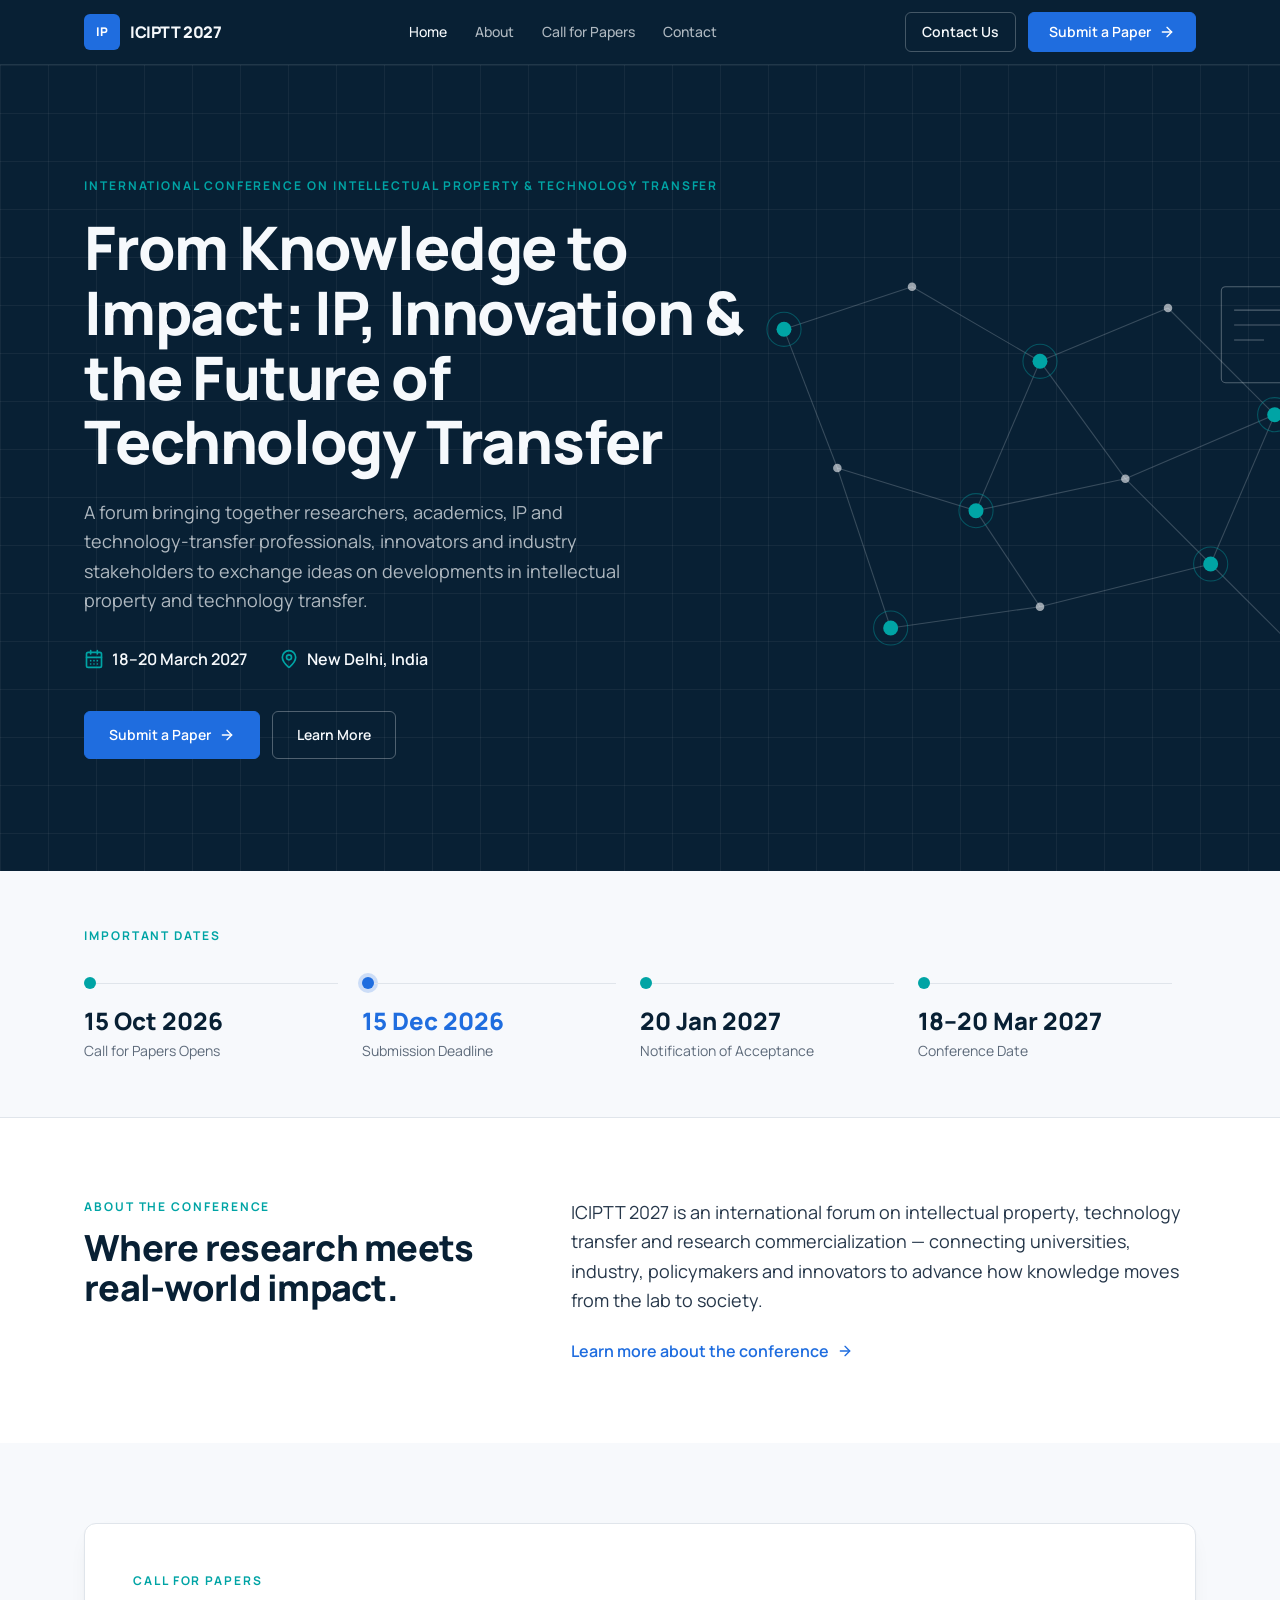
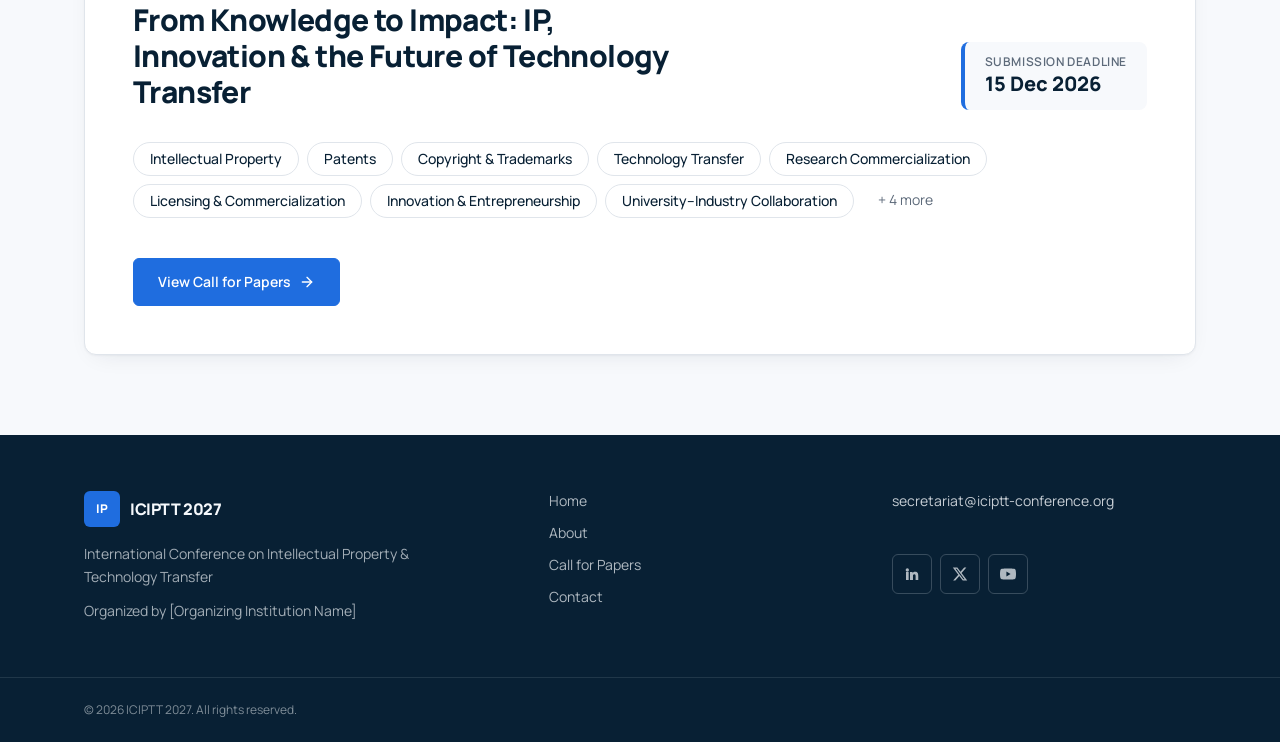
<file: index.html>
<!doctype html>
<html lang="en">
  <head>
    <meta charset="utf-8" />
    <meta name="viewport" content="width=device-width, initial-scale=1" />
    <title>ICIPTT 2027 — IP, Innovation &amp; Technology Transfer Conference</title>
    <meta
      name="description"
      content="A forum bringing together researchers, academics, IP and technology-transfer professionals, innovators and industry stakeholders to exchange ideas on developments in intellectual property and technology transfer."
    />
    <meta property="og:type" content="website" />
    <meta
      property="og:title"
      content="ICIPTT 2027 — International Conference on Intellectual Property &amp; Technology Transfer"
    />
    <meta
      property="og:description"
      content="A forum bringing together researchers, academics, IP and technology-transfer professionals, innovators and industry stakeholders to exchange ideas on developments in intellectual property and technology transfer."
    />
    <meta name="twitter:card" content="summary_large_image" />
    <link rel="preconnect" href="https://fonts.googleapis.com" />
    <link rel="preconnect" href="https://fonts.gstatic.com" crossorigin />
    <link
      rel="stylesheet"
      href="https://fonts.googleapis.com/css2?family=Manrope:wght@400;500;600;700;800&display=swap"
    />
    <link rel="stylesheet" href="style.css" />
    <link rel="icon" href="assets/images/favicon.ico" type="image/x-icon" />
    <script src="script.js" defer></script>
  </head>
  <body>
    <a class="skip-link" href="#main">Skip to main content</a>

    <!-- ========================= HEADER (SiteChrome.Header) ========================= -->
    <header class="site-header">
      <div class="header-inner">
        <a class="logo" href="index.html" aria-label="ICIPTT 2027 — home">
          <span class="logo-mark" aria-hidden="true">IP</span>
          <span class="logo-text logo-text--light">ICIPTT 2027</span>
        </a>

        <nav class="header-nav" aria-label="Main navigation">
          <a class="header-nav-link" data-nav-link="/" href="index.html" aria-current="page">Home</a>
          <a class="header-nav-link" data-nav-link="/about" href="about.html">About</a>
          <a
            class="header-nav-link"
            data-nav-link="/call-for-papers"
            href="call-for-papers.html"
            >Call for Papers</a
          >
          <a class="header-nav-link" data-nav-link="/contact" href="contact.html">Contact</a>
        </nav>

        <div class="header-actions">
          <a class="btn--contact-light" href="contact.html">Contact Us</a>
          <a class="btn btn--primary btn--sm" data-submit-link href="#" rel="noreferrer"
            >Submit a Paper
            <svg
              class="icon icon-sm"
              xmlns="http://www.w3.org/2000/svg"
              width="24"
              height="24"
              viewBox="0 0 24 24"
              fill="none"
              stroke="currentColor"
              stroke-width="2"
              stroke-linecap="round"
              stroke-linejoin="round"
              aria-hidden="true"
              focusable="false"
            >
              <path d="M5 12h14" />
              <path d="m12 5 7 7-7 7" />
            </svg>
          </a>
        </div>

        <button
          class="menu-toggle"
          type="button"
          data-menu-toggle
          aria-label="Toggle menu"
          aria-expanded="false"
          aria-controls="mobile-nav"
        >
          <svg
            data-icon-menu
            xmlns="http://www.w3.org/2000/svg"
            width="24"
            height="24"
            viewBox="0 0 24 24"
            fill="none"
            stroke="currentColor"
            stroke-width="2"
            stroke-linecap="round"
            stroke-linejoin="round"
            aria-hidden="true"
            focusable="false"
          >
            <path d="M4 5h16" />
            <path d="M4 12h16" />
            <path d="M4 19h16" />
          </svg>
          <svg
            data-icon-close
            xmlns="http://www.w3.org/2000/svg"
            width="24"
            height="24"
            viewBox="0 0 24 24"
            fill="none"
            stroke="currentColor"
            stroke-width="2"
            stroke-linecap="round"
            stroke-linejoin="round"
            aria-hidden="true"
            focusable="false"
            hidden
          >
            <path d="M18 6 6 18" />
            <path d="m6 6 12 12" />
          </svg>
        </button>
      </div>

      <div class="mobile-nav" id="mobile-nav" data-mobile-nav hidden>
        <nav class="mobile-nav-list" aria-label="Mobile navigation">
          <a class="mobile-nav-link" data-nav-link="/" href="index.html" aria-current="page">Home</a>
          <a class="mobile-nav-link" data-nav-link="/about" href="about.html">About</a>
          <a class="mobile-nav-link" data-nav-link="/call-for-papers" href="call-for-papers.html"
            >Call for Papers</a
          >
          <a class="mobile-nav-link" data-nav-link="/contact" href="contact.html">Contact</a>
        </nav>
        <div class="mobile-nav-actions">
          <a class="btn btn--primary btn--md btn--block" data-submit-link href="#" rel="noreferrer"
            >Submit a Paper
            <svg
              class="icon icon-sm"
              xmlns="http://www.w3.org/2000/svg"
              width="24"
              height="24"
              viewBox="0 0 24 24"
              fill="none"
              stroke="currentColor"
              stroke-width="2"
              stroke-linecap="round"
              stroke-linejoin="round"
              aria-hidden="true"
              focusable="false"
            >
              <path d="M5 12h14" />
              <path d="m12 5 7 7-7 7" />
            </svg>
          </a>
          <a class="btn--contact-light-block" href="contact.html">Contact Us</a>
        </div>
      </div>
    </header>

    <main id="main">
      <!-- ============================== HOME HERO ============================== -->
      <section class="hero-band grid-lines">
        <!-- NetworkPattern (src/components/site/NetworkPattern.tsx) — decorative -->
        <svg
          class="network-pattern"
          viewBox="0 0 600 420"
          fill="none"
          aria-hidden="true"
          focusable="false"
        >
          <title>Abstract knowledge network</title>
          <g class="np-links">
            <line class="np-link" x1="60" y1="80" x2="180" y2="40" />
            <line class="np-link" x1="180" y1="40" x2="300" y2="110" />
            <line class="np-link" x1="300" y1="110" x2="420" y2="60" />
            <line class="np-link" x1="420" y1="60" x2="520" y2="160" />
            <line class="np-link" x1="520" y1="160" x2="380" y2="220" />
            <line class="np-link" x1="380" y1="220" x2="300" y2="110" />
            <line class="np-link" x1="380" y1="220" x2="240" y2="250" />
            <line class="np-link" x1="240" y1="250" x2="110" y2="210" />
            <line class="np-link" x1="110" y1="210" x2="60" y2="80" />
            <line class="np-link" x1="240" y1="250" x2="300" y2="110" />
            <line class="np-link" x1="380" y1="220" x2="460" y2="300" />
            <line class="np-link" x1="460" y1="300" x2="300" y2="340" />
            <line class="np-link" x1="300" y1="340" x2="240" y2="250" />
            <line class="np-link" x1="300" y1="340" x2="160" y2="360" />
            <line class="np-link" x1="160" y1="360" x2="110" y2="210" />
            <line class="np-link" x1="460" y1="300" x2="540" y2="380" />
            <line class="np-link" x1="520" y1="160" x2="460" y2="300" />
          </g>
          <circle class="np-ring" cx="60" cy="80" r="16" />
          <circle class="np-node-accent" cx="60" cy="80" r="7" />
          <circle class="np-node" cx="180" cy="40" r="4" />
          <circle class="np-ring" cx="300" cy="110" r="16" />
          <circle class="np-node-accent" cx="300" cy="110" r="7" />
          <circle class="np-node" cx="420" cy="60" r="4" />
          <circle class="np-ring" cx="520" cy="160" r="16" />
          <circle class="np-node-accent" cx="520" cy="160" r="7" />
          <circle class="np-node" cx="380" cy="220" r="4" />
          <circle class="np-ring" cx="240" cy="250" r="16" />
          <circle class="np-node-accent" cx="240" cy="250" r="7" />
          <circle class="np-node" cx="110" cy="210" r="4" />
          <circle class="np-ring" cx="460" cy="300" r="16" />
          <circle class="np-node-accent" cx="460" cy="300" r="7" />
          <circle class="np-node" cx="300" cy="340" r="4" />
          <circle class="np-ring" cx="160" cy="360" r="16" />
          <circle class="np-node-accent" cx="160" cy="360" r="7" />
          <circle class="np-node" cx="540" cy="380" r="4" />
          <g class="np-doc" transform="translate(470 40)">
            <rect width="70" height="90" rx="4" />
            <line x1="12" y1="22" x2="58" y2="22" />
            <line x1="12" y1="36" x2="58" y2="36" />
            <line x1="12" y1="50" x2="40" y2="50" />
          </g>
        </svg>

        <div class="hero-inner">
          <p class="eyebrow">
            International Conference on Intellectual Property &amp; Technology Transfer
          </p>
          <h1 class="hero-title">
            From Knowledge to Impact: IP, Innovation &amp; the Future of Technology Transfer
          </h1>
          <p class="hero-description">
            A forum bringing together researchers, academics, IP and technology-transfer
            professionals, innovators and industry stakeholders to exchange ideas on
            developments in intellectual property and technology transfer.
          </p>
          <div class="hero-facts">
            <span class="hero-fact">
              <svg
                class="icon icon-md"
                xmlns="http://www.w3.org/2000/svg"
                width="24"
                height="24"
                viewBox="0 0 24 24"
                fill="none"
                stroke="currentColor"
                stroke-width="2"
                stroke-linecap="round"
                stroke-linejoin="round"
                aria-hidden="true"
                focusable="false"
              >
                <path d="M8 2v4" />
                <path d="M16 2v4" />
                <rect width="18" height="18" x="3" y="4" rx="2" />
                <path d="M3 10h18" />
                <path d="M8 14h.01" />
                <path d="M12 14h.01" />
                <path d="M16 14h.01" />
                <path d="M8 18h.01" />
                <path d="M12 18h.01" />
                <path d="M16 18h.01" />
              </svg>
              18–20 March 2027
            </span>
            <span class="hero-fact">
              <svg
                class="icon icon-md"
                xmlns="http://www.w3.org/2000/svg"
                width="24"
                height="24"
                viewBox="0 0 24 24"
                fill="none"
                stroke="currentColor"
                stroke-width="2"
                stroke-linecap="round"
                stroke-linejoin="round"
                aria-hidden="true"
                focusable="false"
              >
                <path
                  d="M20 10c0 4.993-5.539 10.193-7.399 11.799a1 1 0 0 1-1.202 0C9.539 20.193 4 14.993 4 10a8 8 0 0 1 16 0"
                />
                <circle cx="12" cy="10" r="3" />
              </svg>
              New Delhi, India
            </span>
          </div>
          <div class="hero-actions">
            <a class="btn btn--primary btn--lg btn--wide" data-submit-link href="#" rel="noreferrer"
              >Submit a Paper
              <svg
                class="icon icon-sm"
                xmlns="http://www.w3.org/2000/svg"
                width="24"
                height="24"
                viewBox="0 0 24 24"
                fill="none"
                stroke="currentColor"
                stroke-width="2"
                stroke-linecap="round"
                stroke-linejoin="round"
                aria-hidden="true"
                focusable="false"
              >
                <path d="M5 12h14" />
                <path d="m12 5 7 7-7 7" />
              </svg>
            </a>
            <a class="btn btn--outline-light btn--lg btn--wide" href="about.html">Learn More</a>
          </div>
        </div>
      </section>

      <!-- =========================== IMPORTANT DATES =========================== -->
      <section class="bg-surface border-b">
        <div class="container section-sm">
          <p class="eyebrow">Important Dates</p>
          <ol class="dates-grid">
            <li class="date-item">
              <div class="date-marker-row" aria-hidden="true">
                <span class="date-marker"></span>
                <span class="date-connector"></span>
              </div>
              <p class="date-value">15 Oct 2026</p>
              <p class="date-label">Call for Papers Opens</p>
            </li>
            <li class="date-item">
              <div class="date-marker-row" aria-hidden="true">
                <span class="date-marker date-marker--highlight"></span>
                <span class="date-connector"></span>
              </div>
              <p class="date-value date-value--highlight">15 Dec 2026</p>
              <p class="date-label">Submission Deadline</p>
            </li>
            <li class="date-item">
              <div class="date-marker-row" aria-hidden="true">
                <span class="date-marker"></span>
                <span class="date-connector"></span>
              </div>
              <p class="date-value">20 Jan 2027</p>
              <p class="date-label">Notification of Acceptance</p>
            </li>
            <li class="date-item">
              <div class="date-marker-row" aria-hidden="true">
                <span class="date-marker"></span>
                <span class="date-connector"></span>
              </div>
              <p class="date-value">18–20 Mar 2027</p>
              <p class="date-label">Conference Date</p>
            </li>
          </ol>
        </div>
      </section>

      <!-- ======================= ABOUT THE CONFERENCE ======================= -->
      <section class="split">
        <div>
          <p class="eyebrow">About the Conference</p>
          <h2 class="section-title">Where research meets real-world impact.</h2>
        </div>
        <div>
          <p class="body-lg">
            ICIPTT 2027 is an international forum on intellectual property, technology transfer
            and research commercialization — connecting universities, industry, policymakers and
            innovators to advance how knowledge moves from the lab to society.
          </p>
          <a class="link-arrow mt-6" href="about.html"
            >Learn more about the conference
            <svg
              class="icon icon-sm"
              xmlns="http://www.w3.org/2000/svg"
              width="24"
              height="24"
              viewBox="0 0 24 24"
              fill="none"
              stroke="currentColor"
              stroke-width="2"
              stroke-linecap="round"
              stroke-linejoin="round"
              aria-hidden="true"
              focusable="false"
            >
              <path d="M5 12h14" />
              <path d="m12 5 7 7-7 7" />
            </svg>
          </a>
        </div>
      </section>

      <!-- ========================= CALL FOR PAPERS ========================= -->
      <section class="bg-surface">
        <div class="container section">
          <div class="cfp-card">
            <div class="cfp-head">
              <div>
                <p class="eyebrow">Call for Papers</p>
                <h2 class="cfp-title">
                  From Knowledge to Impact: IP, Innovation &amp; the Future of Technology Transfer
                </h2>
              </div>
              <div class="deadline-box">
                <p class="deadline-label">Submission deadline</p>
                <p class="deadline-value">15 Dec 2026</p>
              </div>
            </div>

            <ul class="chip-list">
              <li class="chip">Intellectual Property</li>
              <li class="chip">Patents</li>
              <li class="chip">Copyright &amp; Trademarks</li>
              <li class="chip">Technology Transfer</li>
              <li class="chip">Research Commercialization</li>
              <li class="chip">Licensing &amp; Commercialization</li>
              <li class="chip">Innovation &amp; Entrepreneurship</li>
              <li class="chip">University–Industry Collaboration</li>
              <li class="chip chip--more">+ 4 more</li>
            </ul>

            <a class="btn btn--primary btn--lg btn--wide mt-10" href="call-for-papers.html"
              >View Call for Papers
              <svg
                class="icon icon-sm"
                xmlns="http://www.w3.org/2000/svg"
                width="24"
                height="24"
                viewBox="0 0 24 24"
                fill="none"
                stroke="currentColor"
                stroke-width="2"
                stroke-linecap="round"
                stroke-linejoin="round"
                aria-hidden="true"
                focusable="false"
              >
                <path d="M5 12h14" />
                <path d="m12 5 7 7-7 7" />
              </svg>
            </a>
          </div>
        </div>
      </section>
    </main>

    <!-- ======================= FOOTER (SiteChrome.Footer) ======================= -->
    <footer class="site-footer">
      <div class="footer-grid">
        <div>
          <a class="logo" href="index.html" aria-label="ICIPTT 2027 — home">
            <span class="logo-mark" aria-hidden="true">IP</span>
            <span class="logo-text logo-text--light">ICIPTT 2027</span>
          </a>
          <p class="footer-about-text">
            International Conference on Intellectual Property &amp; Technology Transfer
          </p>
          <p class="footer-organized">Organized by [Organizing Institution Name]</p>
        </div>

        <nav class="footer-nav" aria-label="Footer navigation">
          <a data-nav-link="/" href="index.html">Home</a>
          <a data-nav-link="/about" href="about.html">About</a>
          <a data-nav-link="/call-for-papers" href="call-for-papers.html">Call for Papers</a>
          <a data-nav-link="/contact" href="contact.html">Contact</a>
        </nav>

        <div class="footer-contact">
          <a class="footer-email" href="mailto:secretariat@iciptt-conference.org"
            >secretariat@iciptt-conference.org</a
          >
          <!-- SocialLinks (light) -->
          <div class="social-links">
            <a
              class="social-link social-link--light"
              href="#"
              rel="noreferrer"
              aria-label="ICIPTT 2027 on LinkedIn"
            >
              <svg viewBox="0 0 24 24" aria-hidden="true" focusable="false">
                <path
                  d="M4.98 3.5a2.5 2.5 0 1 1 0 5 2.5 2.5 0 0 1 0-5zM3 9h4v12H3zM9 9h3.8v1.7h.05c.53-1 1.83-2.05 3.77-2.05 4.03 0 4.78 2.65 4.78 6.1V21h-4v-5.5c0-1.3-.02-3-1.83-3-1.83 0-2.1 1.43-2.1 2.9V21H9z"
                />
              </svg>
            </a>
            <a class="social-link social-link--light" href="#" rel="noreferrer" aria-label="ICIPTT 2027 on X">
              <svg viewBox="0 0 24 24" aria-hidden="true" focusable="false">
                <path
                  d="M18.24 2.25h3.3l-7.2 8.24L22.8 21.75h-6.63l-5.2-6.8-5.95 6.8H1.7l7.7-8.8L1.25 2.25h6.8l4.7 6.2zm-1.16 17.52h1.83L7.08 4.13H5.12z"
                />
              </svg>
            </a>
            <a
              class="social-link social-link--light"
              href="#"
              rel="noreferrer"
              aria-label="ICIPTT 2027 on YouTube"
            >
              <svg viewBox="0 0 24 24" aria-hidden="true" focusable="false">
                <path
                  d="M23.5 6.2a3 3 0 0 0-2.1-2.1C19.5 3.6 12 3.6 12 3.6s-7.5 0-9.4.5A3 3 0 0 0 .5 6.2 31 31 0 0 0 0 12a31 31 0 0 0 .5 5.8 3 3 0 0 0 2.1 2.1c1.9.5 9.4.5 9.4.5s7.5 0 9.4-.5a3 3 0 0 0 2.1-2.1A31 31 0 0 0 24 12a31 31 0 0 0-.5-5.8zM9.6 15.6V8.4l6.3 3.6z"
                />
              </svg>
            </a>
          </div>
        </div>
      </div>
      <div class="footer-bottom">
        <p>© <span data-current-year>2026</span> ICIPTT 2027. All rights reserved.</p>
      </div>
    </footer>
  </body>
</html>
</file>
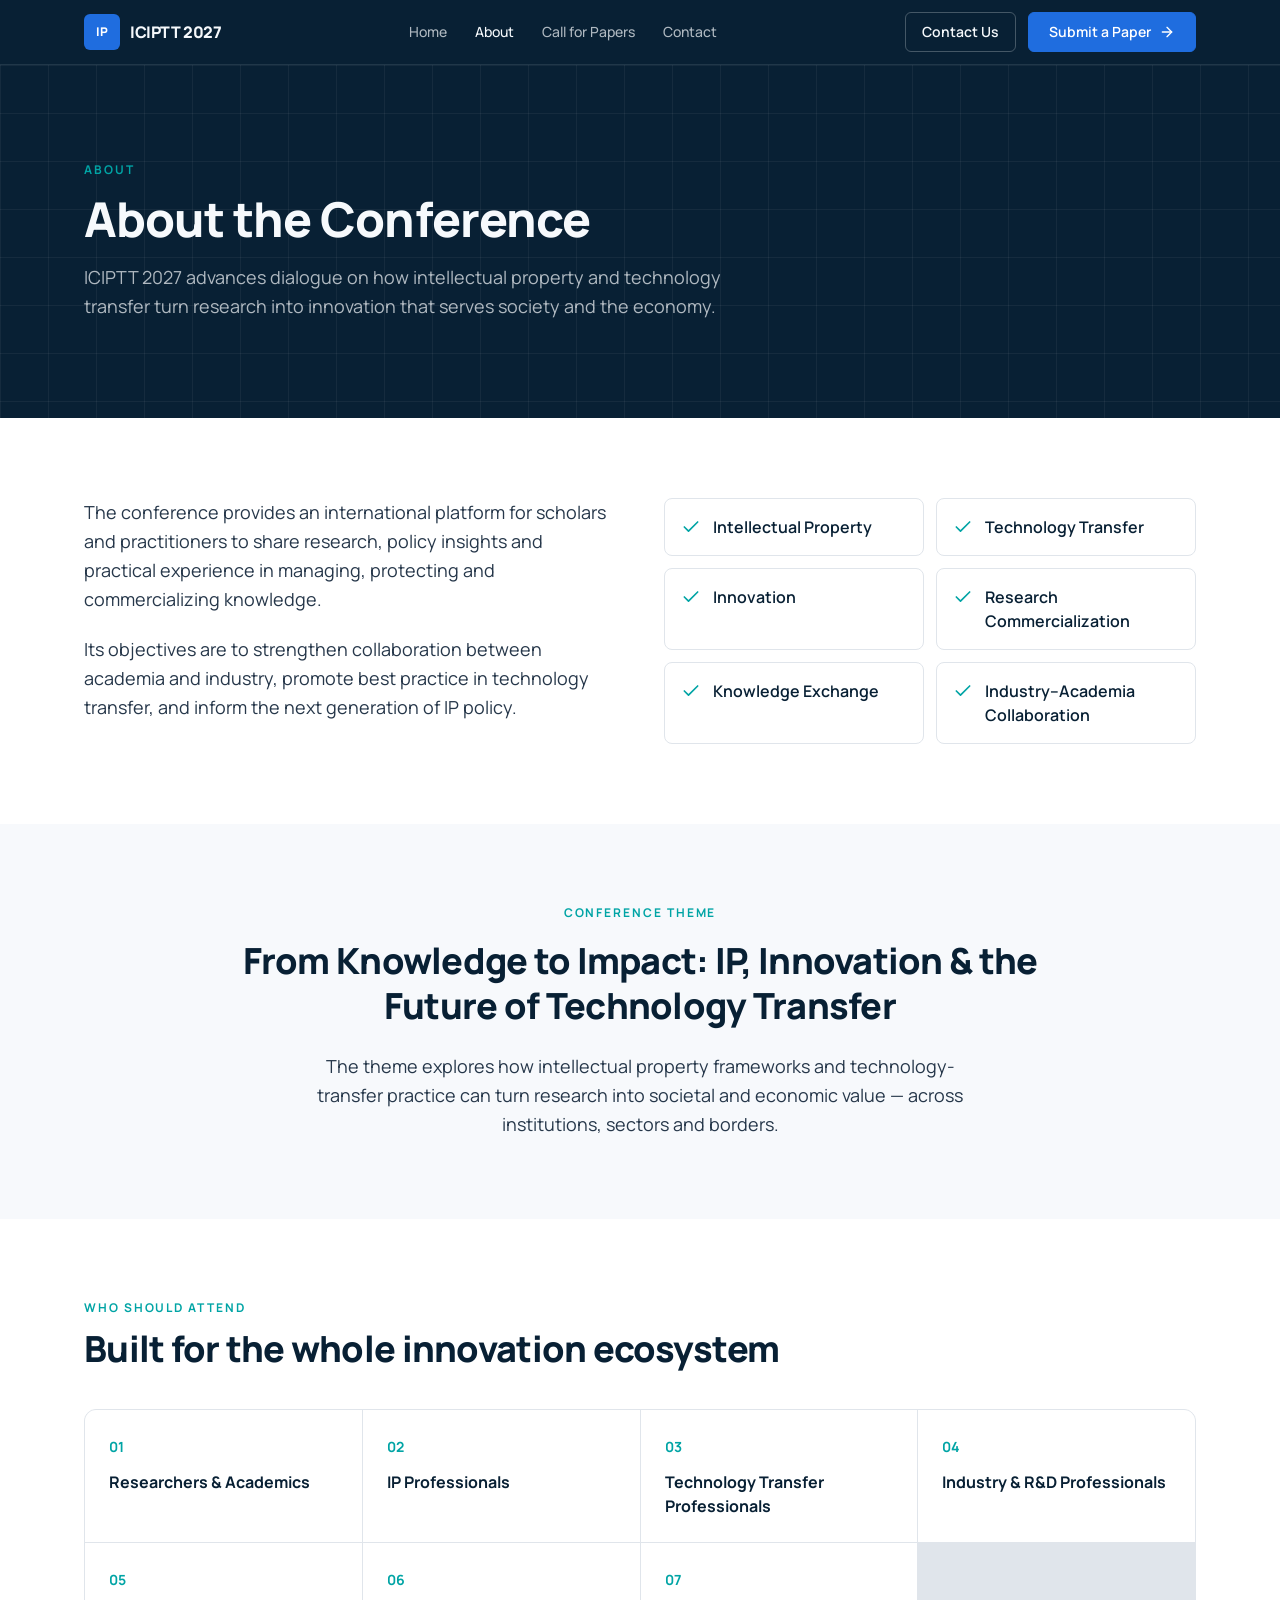
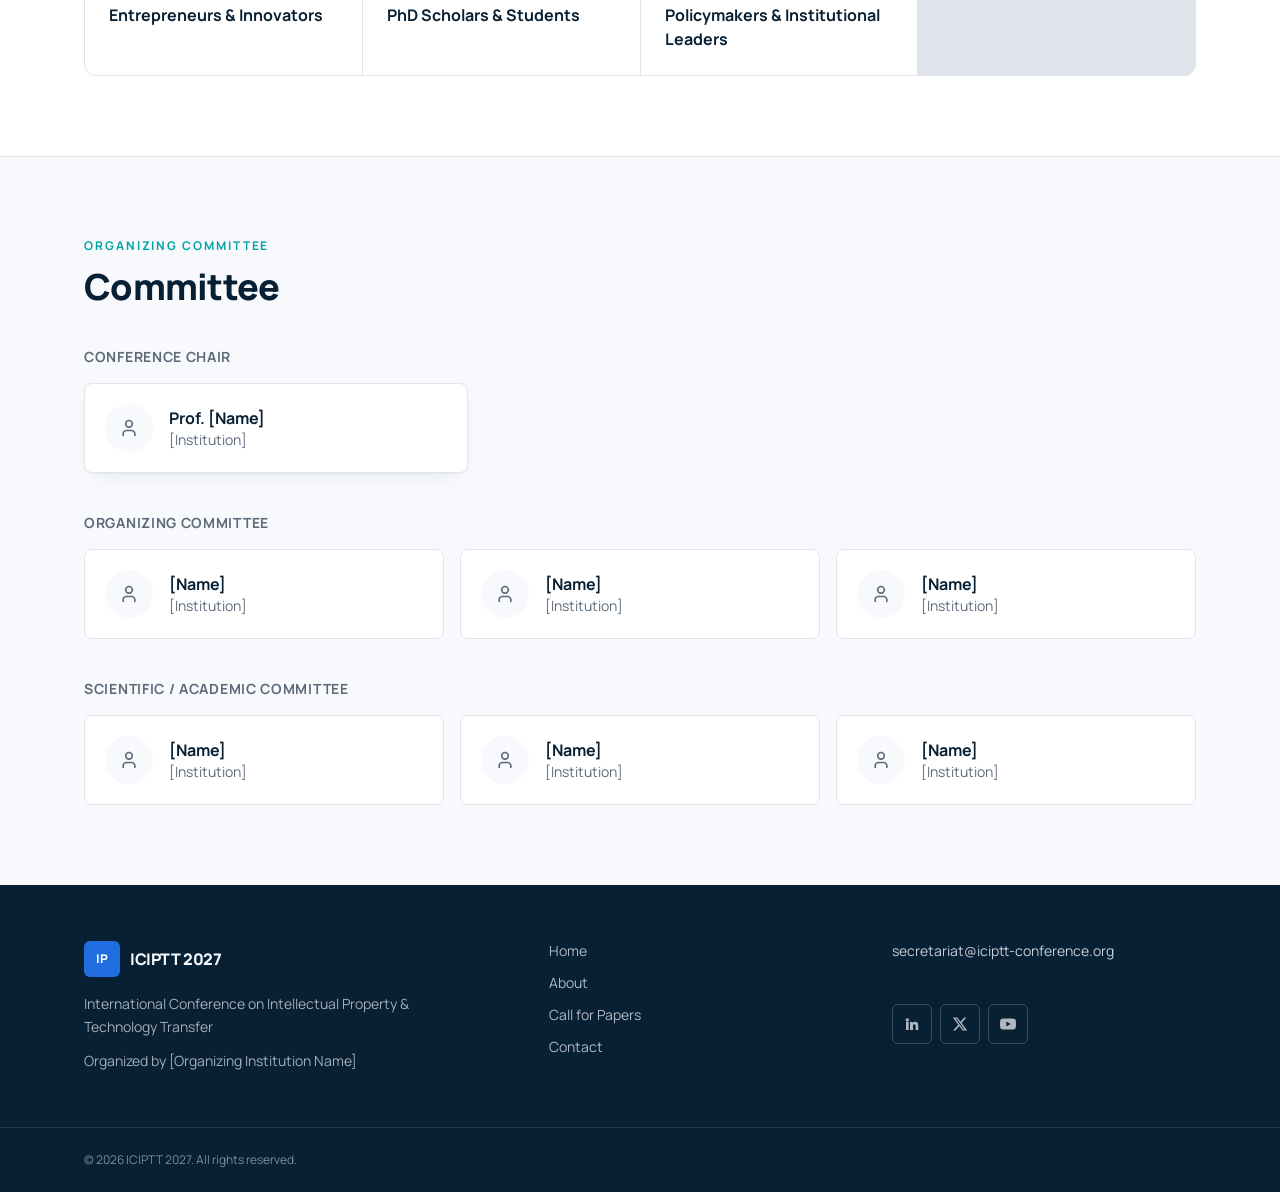
<file: about.html>
<!doctype html>
<html lang="en">
  <head>
    <meta charset="utf-8" />
    <meta name="viewport" content="width=device-width, initial-scale=1" />
    <title>About — ICIPTT 2027</title>
    <meta
      name="description"
      content="Purpose, theme, audience and organizing committee of the International Conference on Intellectual Property &amp; Technology Transfer."
    />
    <meta property="og:title" content="About ICIPTT 2027" />
    <meta
      property="og:description"
      content="Purpose, theme, audience and committee of the International Conference on Intellectual Property &amp; Technology Transfer."
    />
    <meta property="og:type" content="website" />
    <meta name="twitter:card" content="summary_large_image" />
    <link rel="preconnect" href="https://fonts.googleapis.com" />
    <link rel="preconnect" href="https://fonts.gstatic.com" crossorigin />
    <link
      rel="stylesheet"
      href="https://fonts.googleapis.com/css2?family=Manrope:wght@400;500;600;700;800&display=swap"
    />
    <link rel="stylesheet" href="style.css" />
    <link rel="icon" href="assets/images/favicon.ico" type="image/x-icon" />
    <script src="script.js" defer></script>
  </head>
  <body>
    <a class="skip-link" href="#main">Skip to main content</a>

    <!-- ========================= HEADER (SiteChrome.Header) ========================= -->
    <header class="site-header">
      <div class="header-inner">
        <a class="logo" href="index.html" aria-label="ICIPTT 2027 — home">
          <span class="logo-mark" aria-hidden="true">IP</span>
          <span class="logo-text logo-text--light">ICIPTT 2027</span>
        </a>

        <nav class="header-nav" aria-label="Main navigation">
          <a class="header-nav-link" data-nav-link="/" href="index.html">Home</a>
          <a class="header-nav-link" data-nav-link="/about" href="about.html" aria-current="page"
            >About</a
          >
          <a
            class="header-nav-link"
            data-nav-link="/call-for-papers"
            href="call-for-papers.html"
            >Call for Papers</a
          >
          <a class="header-nav-link" data-nav-link="/contact" href="contact.html">Contact</a>
        </nav>

        <div class="header-actions">
          <a class="btn--contact-light" href="contact.html">Contact Us</a>
          <a class="btn btn--primary btn--sm" data-submit-link href="#" rel="noreferrer"
            >Submit a Paper
            <svg
              class="icon icon-sm"
              xmlns="http://www.w3.org/2000/svg"
              width="24"
              height="24"
              viewBox="0 0 24 24"
              fill="none"
              stroke="currentColor"
              stroke-width="2"
              stroke-linecap="round"
              stroke-linejoin="round"
              aria-hidden="true"
              focusable="false"
            >
              <path d="M5 12h14" />
              <path d="m12 5 7 7-7 7" />
            </svg>
          </a>
        </div>

        <button
          class="menu-toggle"
          type="button"
          data-menu-toggle
          aria-label="Toggle menu"
          aria-expanded="false"
          aria-controls="mobile-nav"
        >
          <svg
            data-icon-menu
            xmlns="http://www.w3.org/2000/svg"
            width="24"
            height="24"
            viewBox="0 0 24 24"
            fill="none"
            stroke="currentColor"
            stroke-width="2"
            stroke-linecap="round"
            stroke-linejoin="round"
            aria-hidden="true"
            focusable="false"
          >
            <path d="M4 5h16" />
            <path d="M4 12h16" />
            <path d="M4 19h16" />
          </svg>
          <svg
            data-icon-close
            xmlns="http://www.w3.org/2000/svg"
            width="24"
            height="24"
            viewBox="0 0 24 24"
            fill="none"
            stroke="currentColor"
            stroke-width="2"
            stroke-linecap="round"
            stroke-linejoin="round"
            aria-hidden="true"
            focusable="false"
            hidden
          >
            <path d="M18 6 6 18" />
            <path d="m6 6 12 12" />
          </svg>
        </button>
      </div>

      <div class="mobile-nav" id="mobile-nav" data-mobile-nav hidden>
        <nav class="mobile-nav-list" aria-label="Mobile navigation">
          <a class="mobile-nav-link" data-nav-link="/" href="index.html">Home</a>
          <a class="mobile-nav-link" data-nav-link="/about" href="about.html" aria-current="page"
            >About</a
          >
          <a class="mobile-nav-link" data-nav-link="/call-for-papers" href="call-for-papers.html"
            >Call for Papers</a
          >
          <a class="mobile-nav-link" data-nav-link="/contact" href="contact.html">Contact</a>
        </nav>
        <div class="mobile-nav-actions">
          <a class="btn btn--primary btn--md btn--block" data-submit-link href="#" rel="noreferrer"
            >Submit a Paper
            <svg
              class="icon icon-sm"
              xmlns="http://www.w3.org/2000/svg"
              width="24"
              height="24"
              viewBox="0 0 24 24"
              fill="none"
              stroke="currentColor"
              stroke-width="2"
              stroke-linecap="round"
              stroke-linejoin="round"
              aria-hidden="true"
              focusable="false"
            >
              <path d="M5 12h14" />
              <path d="m12 5 7 7-7 7" />
            </svg>
          </a>
          <a class="btn--contact-light-block" href="contact.html">Contact Us</a>
        </div>
      </div>
    </header>

    <main id="main">
      <!-- =========================== PAGE HERO (PageHero) =========================== -->
      <section class="hero-band grid-lines">
        <div class="page-hero-inner">
          <p class="eyebrow">About</p>
          <h1 class="page-hero-title">About the Conference</h1>
          <p class="page-hero-intro">
            ICIPTT 2027 advances dialogue on how intellectual property and technology transfer
            turn research into innovation that serves society and the economy.
          </p>
        </div>
      </section>

      <!-- ============================== PURPOSE ============================== -->
      <section class="split-even">
        <div class="space-y-5 body-lg">
          <p>
            The conference provides an international platform for scholars and practitioners to
            share research, policy insights and practical experience in managing, protecting and
            commercializing knowledge.
          </p>
          <p>
            Its objectives are to strengthen collaboration between academia and industry, promote
            best practice in technology transfer, and inform the next generation of IP policy.
          </p>
        </div>

        <ul class="pillar-list">
          <li class="pillar">
            <svg
              class="icon icon-md"
              xmlns="http://www.w3.org/2000/svg"
              width="24"
              height="24"
              viewBox="0 0 24 24"
              fill="none"
              stroke="currentColor"
              stroke-width="2"
              stroke-linecap="round"
              stroke-linejoin="round"
              aria-hidden="true"
              focusable="false"
            >
              <path d="M20 6 9 17l-5-5" />
            </svg>
            <span class="pillar-label">Intellectual Property</span>
          </li>
          <li class="pillar">
            <svg
              class="icon icon-md"
              xmlns="http://www.w3.org/2000/svg"
              width="24"
              height="24"
              viewBox="0 0 24 24"
              fill="none"
              stroke="currentColor"
              stroke-width="2"
              stroke-linecap="round"
              stroke-linejoin="round"
              aria-hidden="true"
              focusable="false"
            >
              <path d="M20 6 9 17l-5-5" />
            </svg>
            <span class="pillar-label">Technology Transfer</span>
          </li>
          <li class="pillar">
            <svg
              class="icon icon-md"
              xmlns="http://www.w3.org/2000/svg"
              width="24"
              height="24"
              viewBox="0 0 24 24"
              fill="none"
              stroke="currentColor"
              stroke-width="2"
              stroke-linecap="round"
              stroke-linejoin="round"
              aria-hidden="true"
              focusable="false"
            >
              <path d="M20 6 9 17l-5-5" />
            </svg>
            <span class="pillar-label">Innovation</span>
          </li>
          <li class="pillar">
            <svg
              class="icon icon-md"
              xmlns="http://www.w3.org/2000/svg"
              width="24"
              height="24"
              viewBox="0 0 24 24"
              fill="none"
              stroke="currentColor"
              stroke-width="2"
              stroke-linecap="round"
              stroke-linejoin="round"
              aria-hidden="true"
              focusable="false"
            >
              <path d="M20 6 9 17l-5-5" />
            </svg>
            <span class="pillar-label">Research Commercialization</span>
          </li>
          <li class="pillar">
            <svg
              class="icon icon-md"
              xmlns="http://www.w3.org/2000/svg"
              width="24"
              height="24"
              viewBox="0 0 24 24"
              fill="none"
              stroke="currentColor"
              stroke-width="2"
              stroke-linecap="round"
              stroke-linejoin="round"
              aria-hidden="true"
              focusable="false"
            >
              <path d="M20 6 9 17l-5-5" />
            </svg>
            <span class="pillar-label">Knowledge Exchange</span>
          </li>
          <li class="pillar">
            <svg
              class="icon icon-md"
              xmlns="http://www.w3.org/2000/svg"
              width="24"
              height="24"
              viewBox="0 0 24 24"
              fill="none"
              stroke="currentColor"
              stroke-width="2"
              stroke-linecap="round"
              stroke-linejoin="round"
              aria-hidden="true"
              focusable="false"
            >
              <path d="M20 6 9 17l-5-5" />
            </svg>
            <span class="pillar-label">Industry–Academia Collaboration</span>
          </li>
        </ul>
      </section>

      <!-- =========================== CONFERENCE THEME =========================== -->
      <section class="bg-surface">
        <div class="theme-panel">
          <p class="eyebrow">Conference Theme</p>
          <h2 class="theme-title">
            From Knowledge to Impact: IP, Innovation &amp; the Future of Technology Transfer
          </h2>
          <p class="theme-text">
            The theme explores how intellectual property frameworks and technology-transfer
            practice can turn research into societal and economic value — across institutions,
            sectors and borders.
          </p>
        </div>
      </section>

      <!-- ========================== WHO SHOULD ATTEND ========================== -->
      <section class="container section">
        <p class="eyebrow">Who Should Attend</p>
        <h2 class="section-title">Built for the whole innovation ecosystem</h2>
        <ul class="audience-grid">
          <li class="audience-item">
            <span class="audience-index">01</span>
            <p class="audience-name">Researchers &amp; Academics</p>
          </li>
          <li class="audience-item">
            <span class="audience-index">02</span>
            <p class="audience-name">IP Professionals</p>
          </li>
          <li class="audience-item">
            <span class="audience-index">03</span>
            <p class="audience-name">Technology Transfer Professionals</p>
          </li>
          <li class="audience-item">
            <span class="audience-index">04</span>
            <p class="audience-name">Industry &amp; R&amp;D Professionals</p>
          </li>
          <li class="audience-item">
            <span class="audience-index">05</span>
            <p class="audience-name">Entrepreneurs &amp; Innovators</p>
          </li>
          <li class="audience-item">
            <span class="audience-index">06</span>
            <p class="audience-name">PhD Scholars &amp; Students</p>
          </li>
          <li class="audience-item">
            <span class="audience-index">07</span>
            <p class="audience-name">Policymakers &amp; Institutional Leaders</p>
          </li>
        </ul>
      </section>

      <!-- ========================= ORGANIZING COMMITTEE ========================= -->
      <section class="bg-surface border-t">
        <div class="container section">
          <p class="eyebrow">Organizing Committee</p>
          <h2 class="section-title">Committee</h2>

          <h3 class="group-label">Conference Chair</h3>
          <div class="person-grid person-grid--single">
            <div class="person person--large">
              <span class="person-avatar">
                <svg
                  class="icon icon-md"
                  xmlns="http://www.w3.org/2000/svg"
                  width="24"
                  height="24"
                  viewBox="0 0 24 24"
                  fill="none"
                  stroke="currentColor"
                  stroke-width="2"
                  stroke-linecap="round"
                  stroke-linejoin="round"
                  aria-hidden="true"
                  focusable="false"
                >
                  <path d="M19 21v-2a4 4 0 0 0-4-4H9a4 4 0 0 0-4 4v2" />
                  <circle cx="12" cy="7" r="4" />
                </svg>
              </span>
              <div>
                <p class="person-name">Prof. [Name]</p>
                <p class="person-institution">[Institution]</p>
              </div>
            </div>
          </div>

          <h3 class="group-label">Organizing Committee</h3>
          <div class="person-grid">
            <div class="person">
              <span class="person-avatar">
                <svg
                  class="icon icon-md"
                  xmlns="http://www.w3.org/2000/svg"
                  width="24"
                  height="24"
                  viewBox="0 0 24 24"
                  fill="none"
                  stroke="currentColor"
                  stroke-width="2"
                  stroke-linecap="round"
                  stroke-linejoin="round"
                  aria-hidden="true"
                  focusable="false"
                >
                  <path d="M19 21v-2a4 4 0 0 0-4-4H9a4 4 0 0 0-4 4v2" />
                  <circle cx="12" cy="7" r="4" />
                </svg>
              </span>
              <div>
                <p class="person-name">[Name]</p>
                <p class="person-institution">[Institution]</p>
              </div>
            </div>
            <div class="person">
              <span class="person-avatar">
                <svg
                  class="icon icon-md"
                  xmlns="http://www.w3.org/2000/svg"
                  width="24"
                  height="24"
                  viewBox="0 0 24 24"
                  fill="none"
                  stroke="currentColor"
                  stroke-width="2"
                  stroke-linecap="round"
                  stroke-linejoin="round"
                  aria-hidden="true"
                  focusable="false"
                >
                  <path d="M19 21v-2a4 4 0 0 0-4-4H9a4 4 0 0 0-4 4v2" />
                  <circle cx="12" cy="7" r="4" />
                </svg>
              </span>
              <div>
                <p class="person-name">[Name]</p>
                <p class="person-institution">[Institution]</p>
              </div>
            </div>
            <div class="person">
              <span class="person-avatar">
                <svg
                  class="icon icon-md"
                  xmlns="http://www.w3.org/2000/svg"
                  width="24"
                  height="24"
                  viewBox="0 0 24 24"
                  fill="none"
                  stroke="currentColor"
                  stroke-width="2"
                  stroke-linecap="round"
                  stroke-linejoin="round"
                  aria-hidden="true"
                  focusable="false"
                >
                  <path d="M19 21v-2a4 4 0 0 0-4-4H9a4 4 0 0 0-4 4v2" />
                  <circle cx="12" cy="7" r="4" />
                </svg>
              </span>
              <div>
                <p class="person-name">[Name]</p>
                <p class="person-institution">[Institution]</p>
              </div>
            </div>
          </div>

          <h3 class="group-label">Scientific / Academic Committee</h3>
          <div class="person-grid">
            <div class="person">
              <span class="person-avatar">
                <svg
                  class="icon icon-md"
                  xmlns="http://www.w3.org/2000/svg"
                  width="24"
                  height="24"
                  viewBox="0 0 24 24"
                  fill="none"
                  stroke="currentColor"
                  stroke-width="2"
                  stroke-linecap="round"
                  stroke-linejoin="round"
                  aria-hidden="true"
                  focusable="false"
                >
                  <path d="M19 21v-2a4 4 0 0 0-4-4H9a4 4 0 0 0-4 4v2" />
                  <circle cx="12" cy="7" r="4" />
                </svg>
              </span>
              <div>
                <p class="person-name">[Name]</p>
                <p class="person-institution">[Institution]</p>
              </div>
            </div>
            <div class="person">
              <span class="person-avatar">
                <svg
                  class="icon icon-md"
                  xmlns="http://www.w3.org/2000/svg"
                  width="24"
                  height="24"
                  viewBox="0 0 24 24"
                  fill="none"
                  stroke="currentColor"
                  stroke-width="2"
                  stroke-linecap="round"
                  stroke-linejoin="round"
                  aria-hidden="true"
                  focusable="false"
                >
                  <path d="M19 21v-2a4 4 0 0 0-4-4H9a4 4 0 0 0-4 4v2" />
                  <circle cx="12" cy="7" r="4" />
                </svg>
              </span>
              <div>
                <p class="person-name">[Name]</p>
                <p class="person-institution">[Institution]</p>
              </div>
            </div>
            <div class="person">
              <span class="person-avatar">
                <svg
                  class="icon icon-md"
                  xmlns="http://www.w3.org/2000/svg"
                  width="24"
                  height="24"
                  viewBox="0 0 24 24"
                  fill="none"
                  stroke="currentColor"
                  stroke-width="2"
                  stroke-linecap="round"
                  stroke-linejoin="round"
                  aria-hidden="true"
                  focusable="false"
                >
                  <path d="M19 21v-2a4 4 0 0 0-4-4H9a4 4 0 0 0-4 4v2" />
                  <circle cx="12" cy="7" r="4" />
                </svg>
              </span>
              <div>
                <p class="person-name">[Name]</p>
                <p class="person-institution">[Institution]</p>
              </div>
            </div>
          </div>
        </div>
      </section>
    </main>

    <!-- ======================= FOOTER (SiteChrome.Footer) ======================= -->
    <footer class="site-footer">
      <div class="footer-grid">
        <div>
          <a class="logo" href="index.html" aria-label="ICIPTT 2027 — home">
            <span class="logo-mark" aria-hidden="true">IP</span>
            <span class="logo-text logo-text--light">ICIPTT 2027</span>
          </a>
          <p class="footer-about-text">
            International Conference on Intellectual Property &amp; Technology Transfer
          </p>
          <p class="footer-organized">Organized by [Organizing Institution Name]</p>
        </div>

        <nav class="footer-nav" aria-label="Footer navigation">
          <a data-nav-link="/" href="index.html">Home</a>
          <a data-nav-link="/about" href="about.html">About</a>
          <a data-nav-link="/call-for-papers" href="call-for-papers.html">Call for Papers</a>
          <a data-nav-link="/contact" href="contact.html">Contact</a>
        </nav>

        <div class="footer-contact">
          <a class="footer-email" href="mailto:secretariat@iciptt-conference.org"
            >secretariat@iciptt-conference.org</a
          >
          <div class="social-links">
            <a
              class="social-link social-link--light"
              href="#"
              rel="noreferrer"
              aria-label="ICIPTT 2027 on LinkedIn"
            >
              <svg viewBox="0 0 24 24" aria-hidden="true" focusable="false">
                <path
                  d="M4.98 3.5a2.5 2.5 0 1 1 0 5 2.5 2.5 0 0 1 0-5zM3 9h4v12H3zM9 9h3.8v1.7h.05c.53-1 1.83-2.05 3.77-2.05 4.03 0 4.78 2.65 4.78 6.1V21h-4v-5.5c0-1.3-.02-3-1.83-3-1.83 0-2.1 1.43-2.1 2.9V21H9z"
                />
              </svg>
            </a>
            <a class="social-link social-link--light" href="#" rel="noreferrer" aria-label="ICIPTT 2027 on X">
              <svg viewBox="0 0 24 24" aria-hidden="true" focusable="false">
                <path
                  d="M18.24 2.25h3.3l-7.2 8.24L22.8 21.75h-6.63l-5.2-6.8-5.95 6.8H1.7l7.7-8.8L1.25 2.25h6.8l4.7 6.2zm-1.16 17.52h1.83L7.08 4.13H5.12z"
                />
              </svg>
            </a>
            <a
              class="social-link social-link--light"
              href="#"
              rel="noreferrer"
              aria-label="ICIPTT 2027 on YouTube"
            >
              <svg viewBox="0 0 24 24" aria-hidden="true" focusable="false">
                <path
                  d="M23.5 6.2a3 3 0 0 0-2.1-2.1C19.5 3.6 12 3.6 12 3.6s-7.5 0-9.4.5A3 3 0 0 0 .5 6.2 31 31 0 0 0 0 12a31 31 0 0 0 .5 5.8 3 3 0 0 0 2.1 2.1c1.9.5 9.4.5 9.4.5s7.5 0 9.4-.5a3 3 0 0 0 2.1-2.1A31 31 0 0 0 24 12a31 31 0 0 0-.5-5.8zM9.6 15.6V8.4l6.3 3.6z"
                />
              </svg>
            </a>
          </div>
        </div>
      </div>
      <div class="footer-bottom">
        <p>© <span data-current-year>2026</span> ICIPTT 2027. All rights reserved.</p>
      </div>
    </footer>
  </body>
</html>
</file>
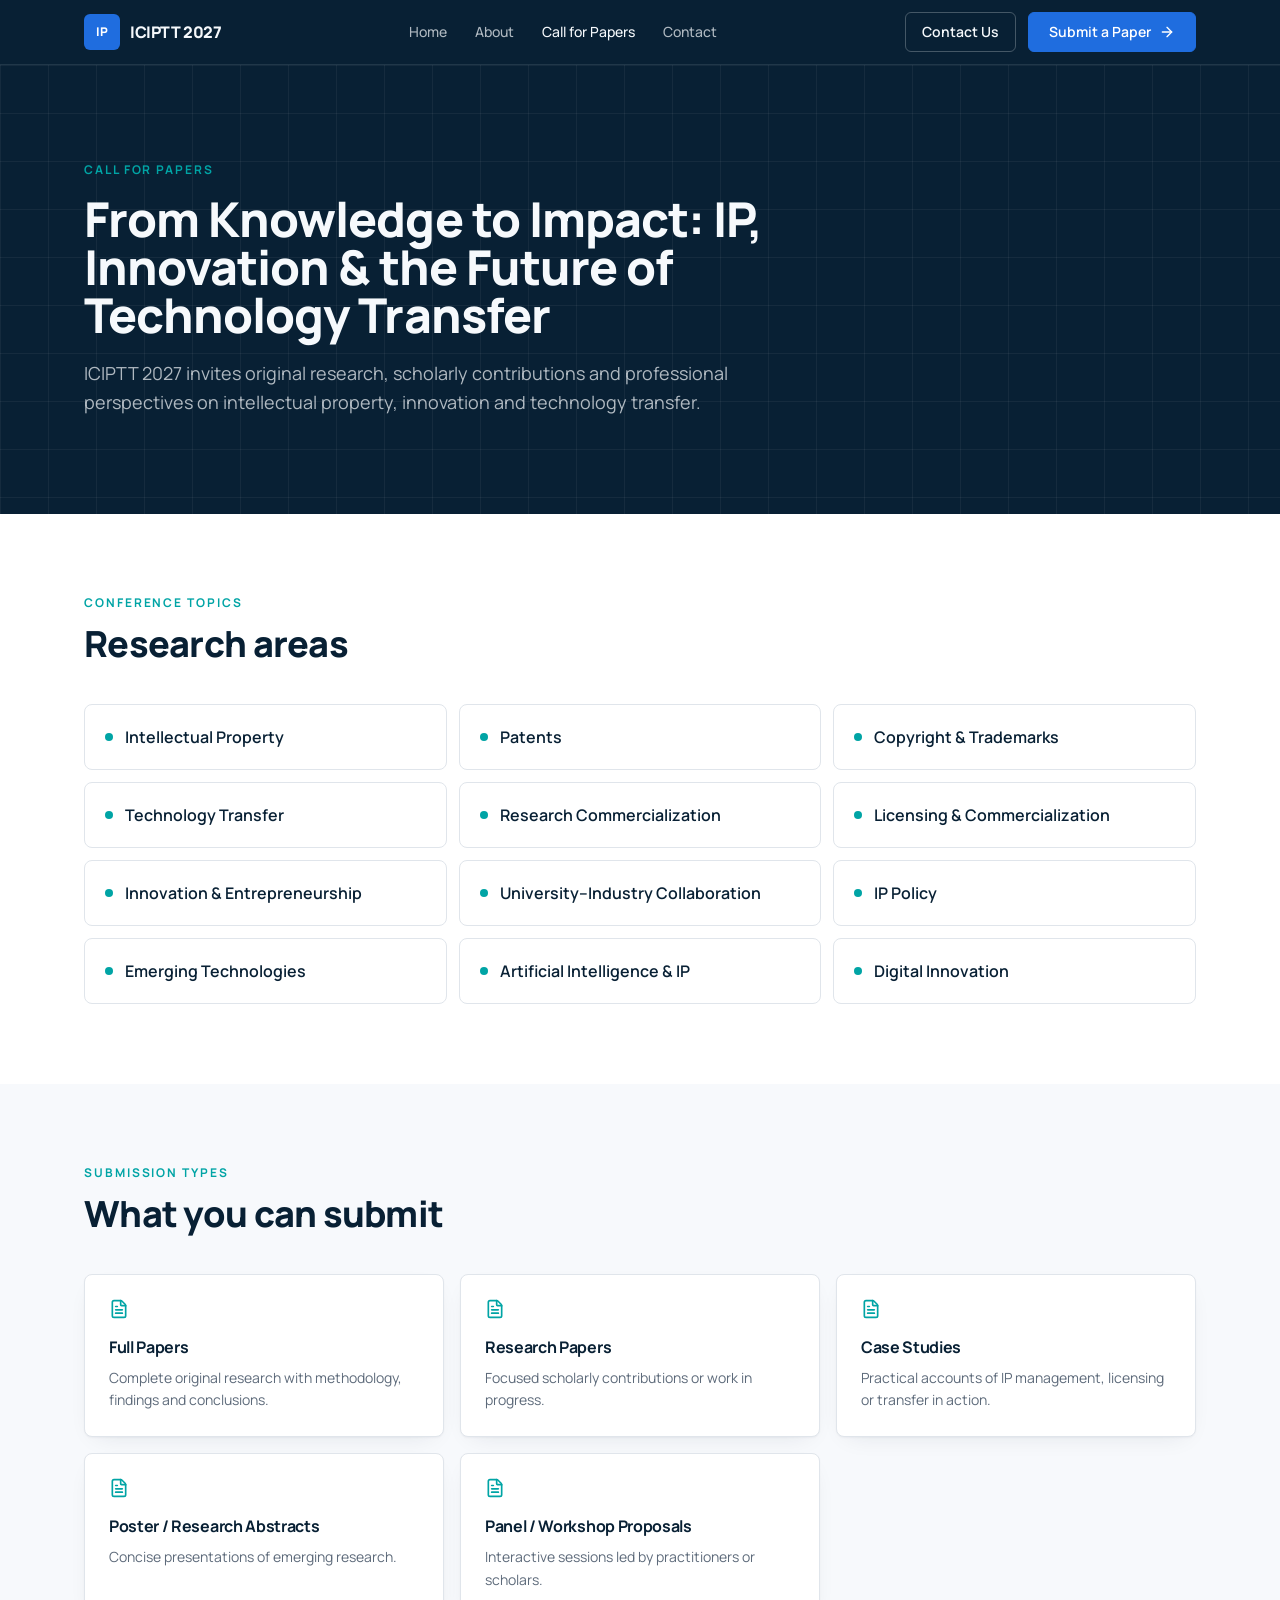
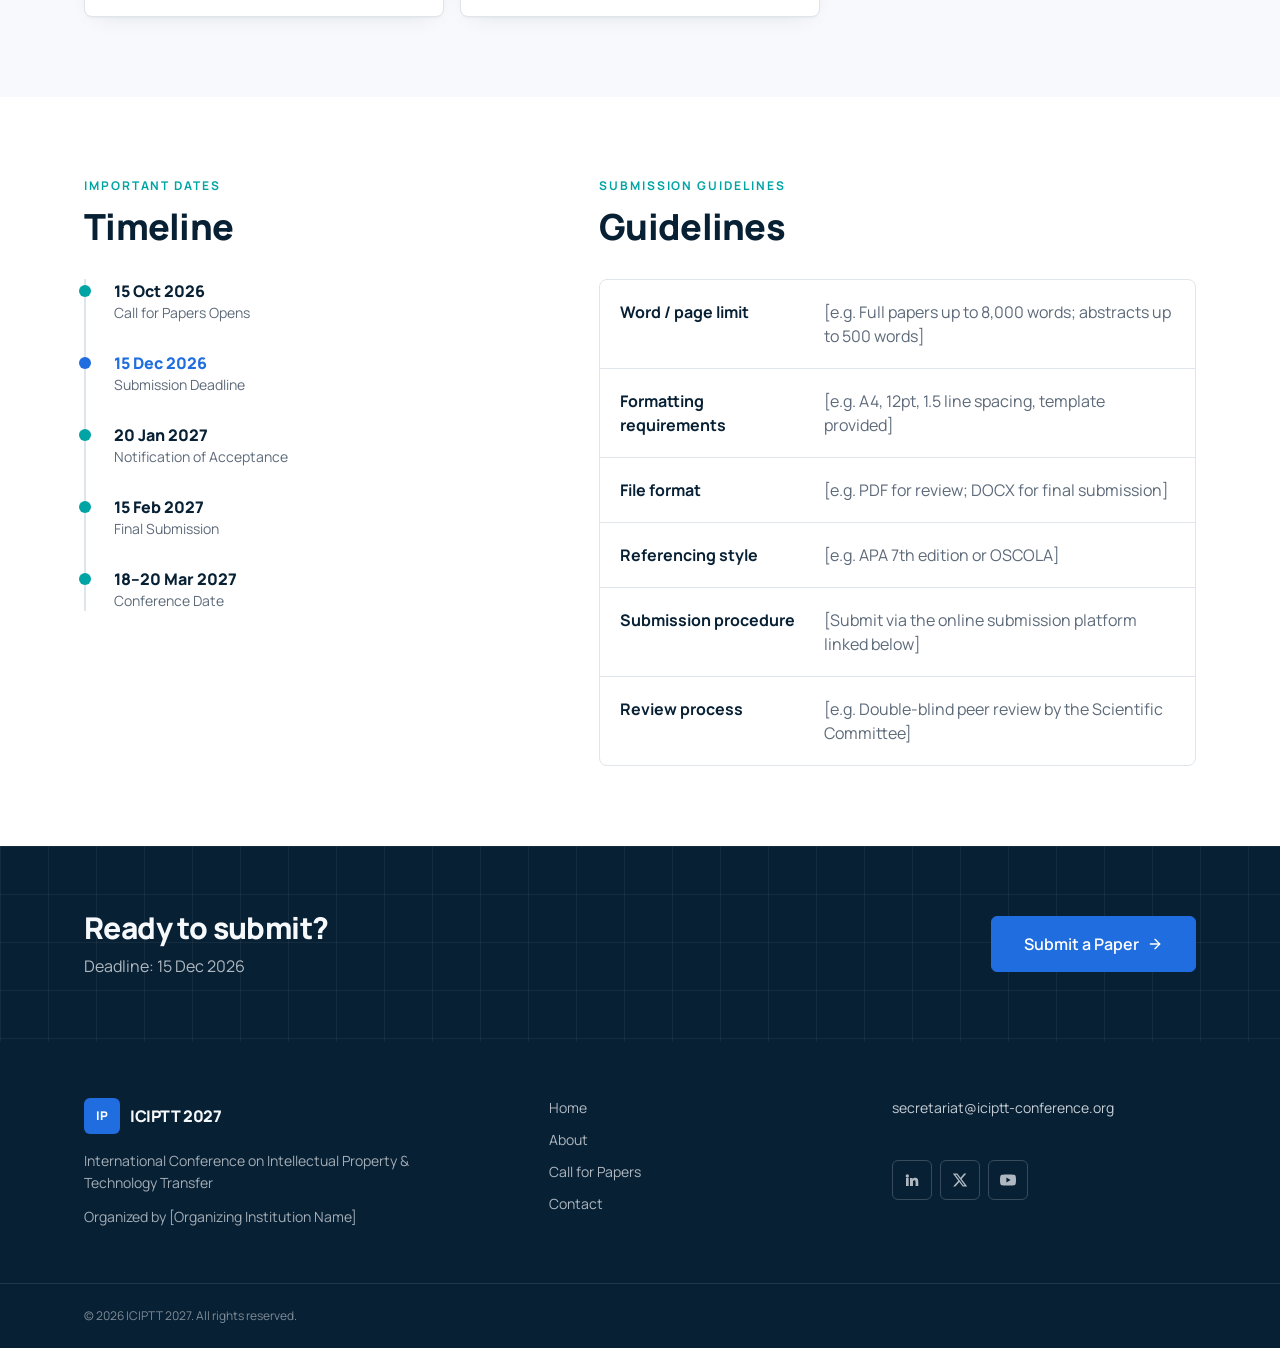
<file: call-for-papers.html>
<!doctype html>
<html lang="en">
  <head>
    <meta charset="utf-8" />
    <meta name="viewport" content="width=device-width, initial-scale=1" />
    <title>Call for Papers — ICIPTT 2027</title>
    <meta
      name="description"
      content="Topics, submission types, deadlines and guidelines for the International Conference on Intellectual Property &amp; Technology Transfer."
    />
    <meta property="og:title" content="Call for Papers — ICIPTT 2027" />
    <meta
      property="og:description"
      content="Submit original research on IP, innovation and technology transfer to ICIPTT 2027."
    />
    <meta property="og:type" content="website" />
    <meta name="twitter:card" content="summary_large_image" />
    <link rel="preconnect" href="https://fonts.googleapis.com" />
    <link rel="preconnect" href="https://fonts.gstatic.com" crossorigin />
    <link
      rel="stylesheet"
      href="https://fonts.googleapis.com/css2?family=Manrope:wght@400;500;600;700;800&display=swap"
    />
    <link rel="stylesheet" href="style.css" />
    <link rel="icon" href="assets/images/favicon.ico" type="image/x-icon" />
    <script src="script.js" defer></script>
  </head>
  <body>
    <a class="skip-link" href="#main">Skip to main content</a>

    <!-- ========================= HEADER (SiteChrome.Header) ========================= -->
    <header class="site-header">
      <div class="header-inner">
        <a class="logo" href="index.html" aria-label="ICIPTT 2027 — home">
          <span class="logo-mark" aria-hidden="true">IP</span>
          <span class="logo-text logo-text--light">ICIPTT 2027</span>
        </a>

        <nav class="header-nav" aria-label="Main navigation">
          <a class="header-nav-link" data-nav-link="/" href="index.html">Home</a>
          <a class="header-nav-link" data-nav-link="/about" href="about.html">About</a>
          <a
            class="header-nav-link"
            data-nav-link="/call-for-papers"
            href="call-for-papers.html"
            aria-current="page"
            >Call for Papers</a
          >
          <a class="header-nav-link" data-nav-link="/contact" href="contact.html">Contact</a>
        </nav>

        <div class="header-actions">
          <a class="btn--contact-light" href="contact.html">Contact Us</a>
          <a class="btn btn--primary btn--sm" data-submit-link href="#" rel="noreferrer"
            >Submit a Paper
            <svg
              class="icon icon-sm"
              xmlns="http://www.w3.org/2000/svg"
              width="24"
              height="24"
              viewBox="0 0 24 24"
              fill="none"
              stroke="currentColor"
              stroke-width="2"
              stroke-linecap="round"
              stroke-linejoin="round"
              aria-hidden="true"
              focusable="false"
            >
              <path d="M5 12h14" />
              <path d="m12 5 7 7-7 7" />
            </svg>
          </a>
        </div>

        <button
          class="menu-toggle"
          type="button"
          data-menu-toggle
          aria-label="Toggle menu"
          aria-expanded="false"
          aria-controls="mobile-nav"
        >
          <svg
            data-icon-menu
            xmlns="http://www.w3.org/2000/svg"
            width="24"
            height="24"
            viewBox="0 0 24 24"
            fill="none"
            stroke="currentColor"
            stroke-width="2"
            stroke-linecap="round"
            stroke-linejoin="round"
            aria-hidden="true"
            focusable="false"
          >
            <path d="M4 5h16" />
            <path d="M4 12h16" />
            <path d="M4 19h16" />
          </svg>
          <svg
            data-icon-close
            xmlns="http://www.w3.org/2000/svg"
            width="24"
            height="24"
            viewBox="0 0 24 24"
            fill="none"
            stroke="currentColor"
            stroke-width="2"
            stroke-linecap="round"
            stroke-linejoin="round"
            aria-hidden="true"
            focusable="false"
            hidden
          >
            <path d="M18 6 6 18" />
            <path d="m6 6 12 12" />
          </svg>
        </button>
      </div>

      <div class="mobile-nav" id="mobile-nav" data-mobile-nav hidden>
        <nav class="mobile-nav-list" aria-label="Mobile navigation">
          <a class="mobile-nav-link" data-nav-link="/" href="index.html">Home</a>
          <a class="mobile-nav-link" data-nav-link="/about" href="about.html">About</a>
          <a
            class="mobile-nav-link"
            data-nav-link="/call-for-papers"
            href="call-for-papers.html"
            aria-current="page"
            >Call for Papers</a
          >
          <a class="mobile-nav-link" data-nav-link="/contact" href="contact.html">Contact</a>
        </nav>
        <div class="mobile-nav-actions">
          <a class="btn btn--primary btn--md btn--block" data-submit-link href="#" rel="noreferrer"
            >Submit a Paper
            <svg
              class="icon icon-sm"
              xmlns="http://www.w3.org/2000/svg"
              width="24"
              height="24"
              viewBox="0 0 24 24"
              fill="none"
              stroke="currentColor"
              stroke-width="2"
              stroke-linecap="round"
              stroke-linejoin="round"
              aria-hidden="true"
              focusable="false"
            >
              <path d="M5 12h14" />
              <path d="m12 5 7 7-7 7" />
            </svg>
          </a>
          <a class="btn--contact-light-block" href="contact.html">Contact Us</a>
        </div>
      </div>
    </header>

    <main id="main">
      <!-- =========================== PAGE HERO (PageHero) =========================== -->
      <section class="hero-band grid-lines">
        <div class="page-hero-inner">
          <p class="eyebrow">Call for Papers</p>
          <h1 class="page-hero-title">
            From Knowledge to Impact: IP, Innovation &amp; the Future of Technology Transfer
          </h1>
          <p class="page-hero-intro">
            ICIPTT 2027 invites original research, scholarly contributions and professional
            perspectives on intellectual property, innovation and technology transfer.
          </p>
        </div>
      </section>

      <!-- =========================== CONFERENCE TOPICS =========================== -->
      <section class="container section">
        <p class="eyebrow">Conference Topics</p>
        <h2 class="section-title">Research areas</h2>
        <ul class="topic-grid">
          <li class="topic"><span class="topic-bullet"></span>Intellectual Property</li>
          <li class="topic"><span class="topic-bullet"></span>Patents</li>
          <li class="topic"><span class="topic-bullet"></span>Copyright &amp; Trademarks</li>
          <li class="topic"><span class="topic-bullet"></span>Technology Transfer</li>
          <li class="topic"><span class="topic-bullet"></span>Research Commercialization</li>
          <li class="topic"><span class="topic-bullet"></span>Licensing &amp; Commercialization</li>
          <li class="topic"><span class="topic-bullet"></span>Innovation &amp; Entrepreneurship</li>
          <li class="topic">
            <span class="topic-bullet"></span>University–Industry Collaboration
          </li>
          <li class="topic"><span class="topic-bullet"></span>IP Policy</li>
          <li class="topic"><span class="topic-bullet"></span>Emerging Technologies</li>
          <li class="topic"><span class="topic-bullet"></span>Artificial Intelligence &amp; IP</li>
          <li class="topic"><span class="topic-bullet"></span>Digital Innovation</li>
        </ul>
      </section>

      <!-- =========================== SUBMISSION TYPES =========================== -->
      <section class="bg-surface">
        <div class="container section">
          <p class="eyebrow">Submission Types</p>
          <h2 class="section-title">What you can submit</h2>
          <div class="submission-grid">
            <div class="submission-card">
              <svg
                class="icon icon-md"
                xmlns="http://www.w3.org/2000/svg"
                width="24"
                height="24"
                viewBox="0 0 24 24"
                fill="none"
                stroke="currentColor"
                stroke-width="2"
                stroke-linecap="round"
                stroke-linejoin="round"
                aria-hidden="true"
                focusable="false"
              >
                <path
                  d="M6 22a2 2 0 0 1-2-2V4a2 2 0 0 1 2-2h8a2.4 2.4 0 0 1 1.704.706l3.588 3.588A2.4 2.4 0 0 1 20 8v12a2 2 0 0 1-2 2z"
                />
                <path d="M14 2v5a1 1 0 0 0 1 1h5" />
                <path d="M10 9H8" />
                <path d="M16 13H8" />
                <path d="M16 17H8" />
              </svg>
              <h3>Full Papers</h3>
              <p>Complete original research with methodology, findings and conclusions.</p>
            </div>
            <div class="submission-card">
              <svg
                class="icon icon-md"
                xmlns="http://www.w3.org/2000/svg"
                width="24"
                height="24"
                viewBox="0 0 24 24"
                fill="none"
                stroke="currentColor"
                stroke-width="2"
                stroke-linecap="round"
                stroke-linejoin="round"
                aria-hidden="true"
                focusable="false"
              >
                <path
                  d="M6 22a2 2 0 0 1-2-2V4a2 2 0 0 1 2-2h8a2.4 2.4 0 0 1 1.704.706l3.588 3.588A2.4 2.4 0 0 1 20 8v12a2 2 0 0 1-2 2z"
                />
                <path d="M14 2v5a1 1 0 0 0 1 1h5" />
                <path d="M10 9H8" />
                <path d="M16 13H8" />
                <path d="M16 17H8" />
              </svg>
              <h3>Research Papers</h3>
              <p>Focused scholarly contributions or work in progress.</p>
            </div>
            <div class="submission-card">
              <svg
                class="icon icon-md"
                xmlns="http://www.w3.org/2000/svg"
                width="24"
                height="24"
                viewBox="0 0 24 24"
                fill="none"
                stroke="currentColor"
                stroke-width="2"
                stroke-linecap="round"
                stroke-linejoin="round"
                aria-hidden="true"
                focusable="false"
              >
                <path
                  d="M6 22a2 2 0 0 1-2-2V4a2 2 0 0 1 2-2h8a2.4 2.4 0 0 1 1.704.706l3.588 3.588A2.4 2.4 0 0 1 20 8v12a2 2 0 0 1-2 2z"
                />
                <path d="M14 2v5a1 1 0 0 0 1 1h5" />
                <path d="M10 9H8" />
                <path d="M16 13H8" />
                <path d="M16 17H8" />
              </svg>
              <h3>Case Studies</h3>
              <p>Practical accounts of IP management, licensing or transfer in action.</p>
            </div>
            <div class="submission-card">
              <svg
                class="icon icon-md"
                xmlns="http://www.w3.org/2000/svg"
                width="24"
                height="24"
                viewBox="0 0 24 24"
                fill="none"
                stroke="currentColor"
                stroke-width="2"
                stroke-linecap="round"
                stroke-linejoin="round"
                aria-hidden="true"
                focusable="false"
              >
                <path
                  d="M6 22a2 2 0 0 1-2-2V4a2 2 0 0 1 2-2h8a2.4 2.4 0 0 1 1.704.706l3.588 3.588A2.4 2.4 0 0 1 20 8v12a2 2 0 0 1-2 2z"
                />
                <path d="M14 2v5a1 1 0 0 0 1 1h5" />
                <path d="M10 9H8" />
                <path d="M16 13H8" />
                <path d="M16 17H8" />
              </svg>
              <h3>Poster / Research Abstracts</h3>
              <p>Concise presentations of emerging research.</p>
            </div>
            <div class="submission-card">
              <svg
                class="icon icon-md"
                xmlns="http://www.w3.org/2000/svg"
                width="24"
                height="24"
                viewBox="0 0 24 24"
                fill="none"
                stroke="currentColor"
                stroke-width="2"
                stroke-linecap="round"
                stroke-linejoin="round"
                aria-hidden="true"
                focusable="false"
              >
                <path
                  d="M6 22a2 2 0 0 1-2-2V4a2 2 0 0 1 2-2h8a2.4 2.4 0 0 1 1.704.706l3.588 3.588A2.4 2.4 0 0 1 20 8v12a2 2 0 0 1-2 2z"
                />
                <path d="M14 2v5a1 1 0 0 0 1 1h5" />
                <path d="M10 9H8" />
                <path d="M16 13H8" />
                <path d="M16 17H8" />
              </svg>
              <h3>Panel / Workshop Proposals</h3>
              <p>Interactive sessions led by practitioners or scholars.</p>
            </div>
          </div>
        </div>
      </section>

      <!-- ====================== TIMELINE + SUBMISSION GUIDELINES ====================== -->
      <section class="timeline-split">
        <div>
          <p class="eyebrow">Important Dates</p>
          <h2 class="section-title">Timeline</h2>
          <ol class="timeline">
            <li class="timeline-item">
              <span class="timeline-dot" aria-hidden="true"></span>
              <p class="timeline-date">15 Oct 2026</p>
              <p class="timeline-label">Call for Papers Opens</p>
            </li>
            <li class="timeline-item">
              <span class="timeline-dot timeline-dot--highlight" aria-hidden="true"></span>
              <p class="timeline-date timeline-date--highlight">15 Dec 2026</p>
              <p class="timeline-label">Submission Deadline</p>
            </li>
            <li class="timeline-item">
              <span class="timeline-dot" aria-hidden="true"></span>
              <p class="timeline-date">20 Jan 2027</p>
              <p class="timeline-label">Notification of Acceptance</p>
            </li>
            <li class="timeline-item">
              <span class="timeline-dot" aria-hidden="true"></span>
              <p class="timeline-date">15 Feb 2027</p>
              <p class="timeline-label">Final Submission</p>
            </li>
            <li class="timeline-item">
              <span class="timeline-dot" aria-hidden="true"></span>
              <p class="timeline-date">18–20 Mar 2027</p>
              <p class="timeline-label">Conference Date</p>
            </li>
          </ol>
        </div>

        <div>
          <p class="eyebrow">Submission Guidelines</p>
          <h2 class="section-title">Guidelines</h2>
          <dl class="guidelines">
            <div class="guideline-row">
              <dt class="guideline-title">Word / page limit</dt>
              <dd class="guideline-text">
                [e.g. Full papers up to 8,000 words; abstracts up to 500 words]
              </dd>
            </div>
            <div class="guideline-row">
              <dt class="guideline-title">Formatting requirements</dt>
              <dd class="guideline-text">
                [e.g. A4, 12pt, 1.5 line spacing, template provided]
              </dd>
            </div>
            <div class="guideline-row">
              <dt class="guideline-title">File format</dt>
              <dd class="guideline-text">
                [e.g. PDF for review; DOCX for final submission]
              </dd>
            </div>
            <div class="guideline-row">
              <dt class="guideline-title">Referencing style</dt>
              <dd class="guideline-text">[e.g. APA 7th edition or OSCOLA]</dd>
            </div>
            <div class="guideline-row">
              <dt class="guideline-title">Submission procedure</dt>
              <dd class="guideline-text">[Submit via the online submission platform linked below]</dd>
            </div>
            <div class="guideline-row">
              <dt class="guideline-title">Review process</dt>
              <dd class="guideline-text">
                [e.g. Double-blind peer review by the Scientific Committee]
              </dd>
            </div>
          </dl>
        </div>
      </section>

      <!-- ============================== CTA BAND ============================== -->
      <section class="hero-band grid-lines">
        <div class="cta-band-inner">
          <div>
            <h2 class="cta-band-title">Ready to submit?</h2>
            <p class="cta-band-note">Deadline: 15 Dec 2026</p>
          </div>
          <a class="btn btn--primary btn--xl btn--xwide btn--base-text" data-submit-link href="#" rel="noreferrer"
            >Submit a Paper
            <svg
              class="icon icon-sm"
              xmlns="http://www.w3.org/2000/svg"
              width="24"
              height="24"
              viewBox="0 0 24 24"
              fill="none"
              stroke="currentColor"
              stroke-width="2"
              stroke-linecap="round"
              stroke-linejoin="round"
              aria-hidden="true"
              focusable="false"
            >
              <path d="M5 12h14" />
              <path d="m12 5 7 7-7 7" />
            </svg>
          </a>
        </div>
      </section>
    </main>

    <!-- ======================= FOOTER (SiteChrome.Footer) ======================= -->
    <footer class="site-footer">
      <div class="footer-grid">
        <div>
          <a class="logo" href="index.html" aria-label="ICIPTT 2027 — home">
            <span class="logo-mark" aria-hidden="true">IP</span>
            <span class="logo-text logo-text--light">ICIPTT 2027</span>
          </a>
          <p class="footer-about-text">
            International Conference on Intellectual Property &amp; Technology Transfer
          </p>
          <p class="footer-organized">Organized by [Organizing Institution Name]</p>
        </div>

        <nav class="footer-nav" aria-label="Footer navigation">
          <a data-nav-link="/" href="index.html">Home</a>
          <a data-nav-link="/about" href="about.html">About</a>
          <a data-nav-link="/call-for-papers" href="call-for-papers.html">Call for Papers</a>
          <a data-nav-link="/contact" href="contact.html">Contact</a>
        </nav>

        <div class="footer-contact">
          <a class="footer-email" href="mailto:secretariat@iciptt-conference.org"
            >secretariat@iciptt-conference.org</a
          >
          <div class="social-links">
            <a
              class="social-link social-link--light"
              href="#"
              rel="noreferrer"
              aria-label="ICIPTT 2027 on LinkedIn"
            >
              <svg viewBox="0 0 24 24" aria-hidden="true" focusable="false">
                <path
                  d="M4.98 3.5a2.5 2.5 0 1 1 0 5 2.5 2.5 0 0 1 0-5zM3 9h4v12H3zM9 9h3.8v1.7h.05c.53-1 1.83-2.05 3.77-2.05 4.03 0 4.78 2.65 4.78 6.1V21h-4v-5.5c0-1.3-.02-3-1.83-3-1.83 0-2.1 1.43-2.1 2.9V21H9z"
                />
              </svg>
            </a>
            <a class="social-link social-link--light" href="#" rel="noreferrer" aria-label="ICIPTT 2027 on X">
              <svg viewBox="0 0 24 24" aria-hidden="true" focusable="false">
                <path
                  d="M18.24 2.25h3.3l-7.2 8.24L22.8 21.75h-6.63l-5.2-6.8-5.95 6.8H1.7l7.7-8.8L1.25 2.25h6.8l4.7 6.2zm-1.16 17.52h1.83L7.08 4.13H5.12z"
                />
              </svg>
            </a>
            <a
              class="social-link social-link--light"
              href="#"
              rel="noreferrer"
              aria-label="ICIPTT 2027 on YouTube"
            >
              <svg viewBox="0 0 24 24" aria-hidden="true" focusable="false">
                <path
                  d="M23.5 6.2a3 3 0 0 0-2.1-2.1C19.5 3.6 12 3.6 12 3.6s-7.5 0-9.4.5A3 3 0 0 0 .5 6.2 31 31 0 0 0 0 12a31 31 0 0 0 .5 5.8 3 3 0 0 0 2.1 2.1c1.9.5 9.4.5 9.4.5s7.5 0 9.4-.5a3 3 0 0 0 2.1-2.1A31 31 0 0 0 24 12a31 31 0 0 0-.5-5.8zM9.6 15.6V8.4l6.3 3.6z"
                />
              </svg>
            </a>
          </div>
        </div>
      </div>
      <div class="footer-bottom">
        <p>© <span data-current-year>2026</span> ICIPTT 2027. All rights reserved.</p>
      </div>
    </footer>
  </body>
</html>
</file>
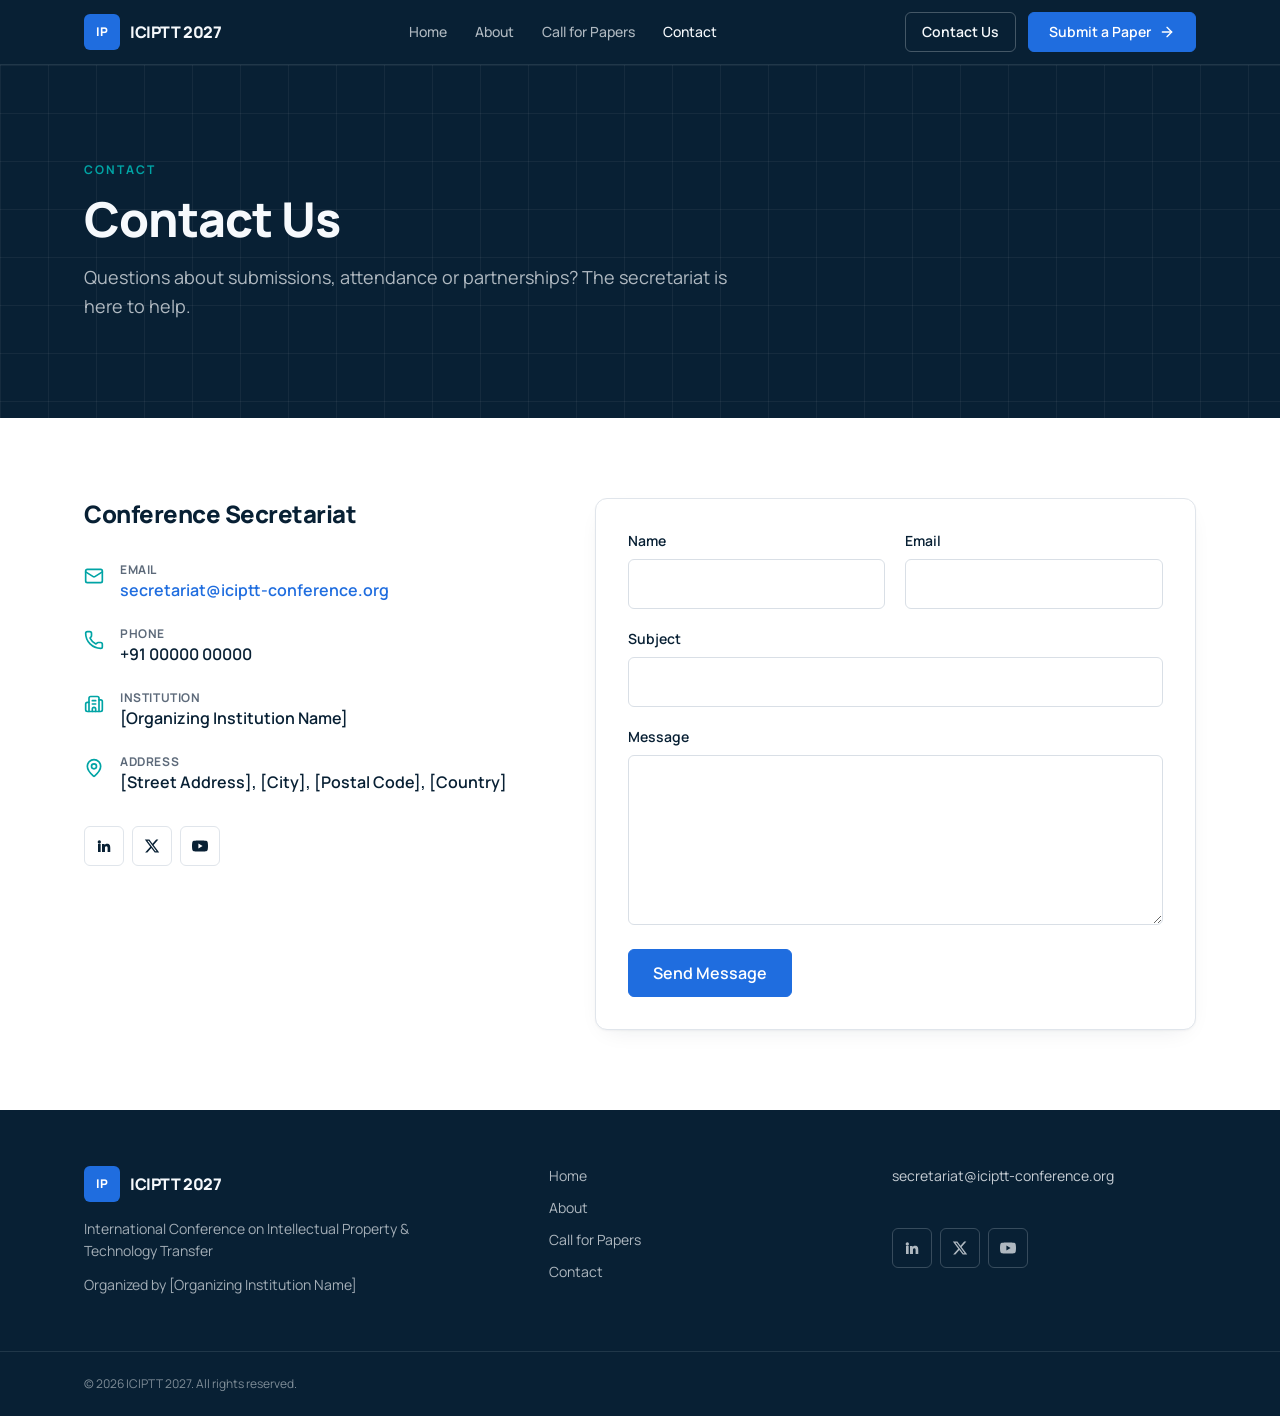
<file: contact.html>
<!doctype html>
<html lang="en">
  <head>
    <meta charset="utf-8" />
    <meta name="viewport" content="width=device-width, initial-scale=1" />
    <title>Contact — ICIPTT 2027</title>
    <meta
      name="description"
      content="Get in touch with the ICIPTT 2027 conference secretariat."
    />
    <meta property="og:title" content="Contact the ICIPTT 2027 Secretariat" />
    <meta
      property="og:description"
      content="Questions about submissions or attendance? Contact the ICIPTT 2027 team."
    />
    <meta property="og:type" content="website" />
    <meta name="twitter:card" content="summary_large_image" />
    <link rel="preconnect" href="https://fonts.googleapis.com" />
    <link rel="preconnect" href="https://fonts.gstatic.com" crossorigin />
    <link
      rel="stylesheet"
      href="https://fonts.googleapis.com/css2?family=Manrope:wght@400;500;600;700;800&display=swap"
    />
    <link rel="stylesheet" href="style.css" />
    <link rel="icon" href="assets/images/favicon.ico" type="image/x-icon" />
    <script src="script.js" defer></script>
  </head>
  <body>
    <a class="skip-link" href="#main">Skip to main content</a>

    <!-- ========================= HEADER (SiteChrome.Header) ========================= -->
    <header class="site-header">
      <div class="header-inner">
        <a class="logo" href="index.html" aria-label="ICIPTT 2027 — home">
          <span class="logo-mark" aria-hidden="true">IP</span>
          <span class="logo-text logo-text--light">ICIPTT 2027</span>
        </a>

        <nav class="header-nav" aria-label="Main navigation">
          <a class="header-nav-link" data-nav-link="/" href="index.html">Home</a>
          <a class="header-nav-link" data-nav-link="/about" href="about.html">About</a>
          <a
            class="header-nav-link"
            data-nav-link="/call-for-papers"
            href="call-for-papers.html"
            >Call for Papers</a
          >
          <a class="header-nav-link" data-nav-link="/contact" href="contact.html" aria-current="page"
            >Contact</a
          >
        </nav>

        <div class="header-actions">
          <a class="btn--contact-light" href="contact.html">Contact Us</a>
          <a class="btn btn--primary btn--sm" data-submit-link href="#" rel="noreferrer"
            >Submit a Paper
            <svg
              class="icon icon-sm"
              xmlns="http://www.w3.org/2000/svg"
              width="24"
              height="24"
              viewBox="0 0 24 24"
              fill="none"
              stroke="currentColor"
              stroke-width="2"
              stroke-linecap="round"
              stroke-linejoin="round"
              aria-hidden="true"
              focusable="false"
            >
              <path d="M5 12h14" />
              <path d="m12 5 7 7-7 7" />
            </svg>
          </a>
        </div>

        <button
          class="menu-toggle"
          type="button"
          data-menu-toggle
          aria-label="Toggle menu"
          aria-expanded="false"
          aria-controls="mobile-nav"
        >
          <svg
            data-icon-menu
            xmlns="http://www.w3.org/2000/svg"
            width="24"
            height="24"
            viewBox="0 0 24 24"
            fill="none"
            stroke="currentColor"
            stroke-width="2"
            stroke-linecap="round"
            stroke-linejoin="round"
            aria-hidden="true"
            focusable="false"
          >
            <path d="M4 5h16" />
            <path d="M4 12h16" />
            <path d="M4 19h16" />
          </svg>
          <svg
            data-icon-close
            xmlns="http://www.w3.org/2000/svg"
            width="24"
            height="24"
            viewBox="0 0 24 24"
            fill="none"
            stroke="currentColor"
            stroke-width="2"
            stroke-linecap="round"
            stroke-linejoin="round"
            aria-hidden="true"
            focusable="false"
            hidden
          >
            <path d="M18 6 6 18" />
            <path d="m6 6 12 12" />
          </svg>
        </button>
      </div>

      <div class="mobile-nav" id="mobile-nav" data-mobile-nav hidden>
        <nav class="mobile-nav-list" aria-label="Mobile navigation">
          <a class="mobile-nav-link" data-nav-link="/" href="index.html">Home</a>
          <a class="mobile-nav-link" data-nav-link="/about" href="about.html">About</a>
          <a class="mobile-nav-link" data-nav-link="/call-for-papers" href="call-for-papers.html"
            >Call for Papers</a
          >
          <a class="mobile-nav-link" data-nav-link="/contact" href="contact.html" aria-current="page"
            >Contact</a
          >
        </nav>
        <div class="mobile-nav-actions">
          <a class="btn btn--primary btn--md btn--block" data-submit-link href="#" rel="noreferrer"
            >Submit a Paper
            <svg
              class="icon icon-sm"
              xmlns="http://www.w3.org/2000/svg"
              width="24"
              height="24"
              viewBox="0 0 24 24"
              fill="none"
              stroke="currentColor"
              stroke-width="2"
              stroke-linecap="round"
              stroke-linejoin="round"
              aria-hidden="true"
              focusable="false"
            >
              <path d="M5 12h14" />
              <path d="m12 5 7 7-7 7" />
            </svg>
          </a>
          <a class="btn--contact-light-block" href="contact.html">Contact Us</a>
        </div>
      </div>
    </header>

    <main id="main">
      <!-- =========================== PAGE HERO (PageHero) =========================== -->
      <section class="hero-band grid-lines">
        <div class="page-hero-inner">
          <p class="eyebrow">Contact</p>
          <h1 class="page-hero-title">Contact Us</h1>
          <p class="page-hero-intro">
            Questions about submissions, attendance or partnerships? The secretariat is here to
            help.
          </p>
        </div>
      </section>

      <!-- ===================== SECRETARIAT INFO + FORM ===================== -->
      <section class="contact-split">
        <div>
          <h2 class="text-2xl font-extrabold">Conference Secretariat</h2>

          <ul class="info-list">
            <li class="info-item">
              <svg
                class="icon icon-md"
                xmlns="http://www.w3.org/2000/svg"
                width="24"
                height="24"
                viewBox="0 0 24 24"
                fill="none"
                stroke="currentColor"
                stroke-width="2"
                stroke-linecap="round"
                stroke-linejoin="round"
                aria-hidden="true"
                focusable="false"
              >
                <path d="m22 7-8.991 5.727a2 2 0 0 1-2.009 0L2 7" />
                <rect x="2" y="4" width="20" height="16" rx="2" />
              </svg>
              <div>
                <p class="info-label">Email</p>
                <a class="link-plain" href="mailto:secretariat@iciptt-conference.org"
                  >secretariat@iciptt-conference.org</a
                >
              </div>
            </li>

            <li class="info-item">
              <svg
                class="icon icon-md"
                xmlns="http://www.w3.org/2000/svg"
                width="24"
                height="24"
                viewBox="0 0 24 24"
                fill="none"
                stroke="currentColor"
                stroke-width="2"
                stroke-linecap="round"
                stroke-linejoin="round"
                aria-hidden="true"
                focusable="false"
              >
                <path
                  d="M13.832 16.568a1 1 0 0 0 1.213-.303l.355-.465A2 2 0 0 1 17 15h3a2 2 0 0 1 2 2v3a2 2 0 0 1-2 2A18 18 0 0 1 2 4a2 2 0 0 1 2-2h3a2 2 0 0 1 2 2v3a2 2 0 0 1-.8 1.6l-.468.351a1 1 0 0 0-.292 1.233 14 14 0 0 0 6.392 6.384"
                />
              </svg>
              <div>
                <p class="info-label">Phone</p>
                <p class="link-navy">+91 00000 00000</p>
              </div>
            </li>

            <li class="info-item">
              <svg
                class="icon icon-md"
                xmlns="http://www.w3.org/2000/svg"
                width="24"
                height="24"
                viewBox="0 0 24 24"
                fill="none"
                stroke="currentColor"
                stroke-width="2"
                stroke-linecap="round"
                stroke-linejoin="round"
                aria-hidden="true"
                focusable="false"
              >
                <path d="M10 12h4" />
                <path d="M10 8h4" />
                <path d="M14 21v-3a2 2 0 0 0-4 0v3" />
                <path
                  d="M6 10H4a2 2 0 0 0-2 2v7a2 2 0 0 0 2 2h16a2 2 0 0 0 2-2V9a2 2 0 0 0-2-2h-2"
                />
                <path d="M6 21V5a2 2 0 0 1 2-2h8a2 2 0 0 1 2 2v16" />
              </svg>
              <div>
                <p class="info-label">Institution</p>
                <p class="link-navy">[Organizing Institution Name]</p>
              </div>
            </li>

            <li class="info-item">
              <svg
                class="icon icon-md"
                xmlns="http://www.w3.org/2000/svg"
                width="24"
                height="24"
                viewBox="0 0 24 24"
                fill="none"
                stroke="currentColor"
                stroke-width="2"
                stroke-linecap="round"
                stroke-linejoin="round"
                aria-hidden="true"
                focusable="false"
              >
                <path
                  d="M20 10c0 4.993-5.539 10.193-7.399 11.799a1 1 0 0 1-1.202 0C9.539 20.193 4 14.993 4 10a8 8 0 0 1 16 0"
                />
                <circle cx="12" cy="10" r="3" />
              </svg>
              <div>
                <p class="info-label">Address</p>
                <p class="link-navy">
                  [Street Address], [City], [Postal Code], [Country]
                </p>
              </div>
            </li>
          </ul>

          <div class="mt-8">
            <!-- SocialLinks (default / dark-on-light) -->
            <div class="social-links">
              <a class="social-link" href="#" rel="noreferrer" aria-label="ICIPTT 2027 on LinkedIn">
                <svg viewBox="0 0 24 24" aria-hidden="true" focusable="false">
                  <path
                    d="M4.98 3.5a2.5 2.5 0 1 1 0 5 2.5 2.5 0 0 1 0-5zM3 9h4v12H3zM9 9h3.8v1.7h.05c.53-1 1.83-2.05 3.77-2.05 4.03 0 4.78 2.65 4.78 6.1V21h-4v-5.5c0-1.3-.02-3-1.83-3-1.83 0-2.1 1.43-2.1 2.9V21H9z"
                  />
                </svg>
              </a>
              <a class="social-link" href="#" rel="noreferrer" aria-label="ICIPTT 2027 on X">
                <svg viewBox="0 0 24 24" aria-hidden="true" focusable="false">
                  <path
                    d="M18.24 2.25h3.3l-7.2 8.24L22.8 21.75h-6.63l-5.2-6.8-5.95 6.8H1.7l7.7-8.8L1.25 2.25h6.8l4.7 6.2zm-1.16 17.52h1.83L7.08 4.13H5.12z"
                  />
                </svg>
              </a>
              <a class="social-link" href="#" rel="noreferrer" aria-label="ICIPTT 2027 on YouTube">
                <svg viewBox="0 0 24 24" aria-hidden="true" focusable="false">
                  <path
                    d="M23.5 6.2a3 3 0 0 0-2.1-2.1C19.5 3.6 12 3.6 12 3.6s-7.5 0-9.4.5A3 3 0 0 0 .5 6.2 31 31 0 0 0 0 12a31 31 0 0 0 .5 5.8 3 3 0 0 0 2.1 2.1c1.9.5 9.4.5 9.4.5s7.5 0 9.4-.5a3 3 0 0 0 2.1-2.1A31 31 0 0 0 24 12a31 31 0 0 0-.5-5.8zM9.6 15.6V8.4l6.3 3.6z"
                  />
                </svg>
              </a>
            </div>
          </div>
        </div>

        <!-- Contact form (Contact.tsx onSubmit -> mailto) -->
        <form class="contact-form" data-contact-form>
          <div class="form-grid">
            <label class="form-label" for="contact-name"
              >Name
              <input
                class="form-control"
                id="contact-name"
                type="text"
                name="name"
                autocomplete="name"
                required
              />
            </label>
            <label class="form-label" for="contact-email"
              >Email
              <input
                class="form-control"
                id="contact-email"
                type="email"
                name="email"
                autocomplete="email"
                required
              />
            </label>
          </div>

          <label class="form-label form-label--spaced" for="contact-subject"
            >Subject
            <input class="form-control" id="contact-subject" type="text" name="subject" required />
          </label>

          <label class="form-label form-label--spaced" for="contact-message"
            >Message
            <textarea
              class="form-control"
              id="contact-message"
              name="message"
              rows="6"
              required
            ></textarea>
          </label>

          <div class="form-submit-wrap">
            <button class="btn--block" type="submit">Send Message</button>
          </div>

          <p class="form-note" data-form-note hidden>
            Your email app should open with your message ready to send.
          </p>
        </form>
      </section>
    </main>

    <!-- ======================= FOOTER (SiteChrome.Footer) ======================= -->
    <footer class="site-footer">
      <div class="footer-grid">
        <div>
          <a class="logo" href="index.html" aria-label="ICIPTT 2027 — home">
            <span class="logo-mark" aria-hidden="true">IP</span>
            <span class="logo-text logo-text--light">ICIPTT 2027</span>
          </a>
          <p class="footer-about-text">
            International Conference on Intellectual Property &amp; Technology Transfer
          </p>
          <p class="footer-organized">Organized by [Organizing Institution Name]</p>
        </div>

        <nav class="footer-nav" aria-label="Footer navigation">
          <a data-nav-link="/" href="index.html">Home</a>
          <a data-nav-link="/about" href="about.html">About</a>
          <a data-nav-link="/call-for-papers" href="call-for-papers.html">Call for Papers</a>
          <a data-nav-link="/contact" href="contact.html">Contact</a>
        </nav>

        <div class="footer-contact">
          <a class="footer-email" href="mailto:secretariat@iciptt-conference.org"
            >secretariat@iciptt-conference.org</a
          >
          <div class="social-links">
            <a
              class="social-link social-link--light"
              href="#"
              rel="noreferrer"
              aria-label="ICIPTT 2027 on LinkedIn"
            >
              <svg viewBox="0 0 24 24" aria-hidden="true" focusable="false">
                <path
                  d="M4.98 3.5a2.5 2.5 0 1 1 0 5 2.5 2.5 0 0 1 0-5zM3 9h4v12H3zM9 9h3.8v1.7h.05c.53-1 1.83-2.05 3.77-2.05 4.03 0 4.78 2.65 4.78 6.1V21h-4v-5.5c0-1.3-.02-3-1.83-3-1.83 0-2.1 1.43-2.1 2.9V21H9z"
                />
              </svg>
            </a>
            <a class="social-link social-link--light" href="#" rel="noreferrer" aria-label="ICIPTT 2027 on X">
              <svg viewBox="0 0 24 24" aria-hidden="true" focusable="false">
                <path
                  d="M18.24 2.25h3.3l-7.2 8.24L22.8 21.75h-6.63l-5.2-6.8-5.95 6.8H1.7l7.7-8.8L1.25 2.25h6.8l4.7 6.2zm-1.16 17.52h1.83L7.08 4.13H5.12z"
                />
              </svg>
            </a>
            <a
              class="social-link social-link--light"
              href="#"
              rel="noreferrer"
              aria-label="ICIPTT 2027 on YouTube"
            >
              <svg viewBox="0 0 24 24" aria-hidden="true" focusable="false">
                <path
                  d="M23.5 6.2a3 3 0 0 0-2.1-2.1C19.5 3.6 12 3.6 12 3.6s-7.5 0-9.4.5A3 3 0 0 0 .5 6.2 31 31 0 0 0 0 12a31 31 0 0 0 .5 5.8 3 3 0 0 0 2.1 2.1c1.9.5 9.4.5 9.4.5s7.5 0 9.4-.5a3 3 0 0 0 2.1-2.1A31 31 0 0 0 24 12a31 31 0 0 0-.5-5.8zM9.6 15.6V8.4l6.3 3.6z"
                />
              </svg>
            </a>
          </div>
        </div>
      </div>
      <div class="footer-bottom">
        <p>© <span data-current-year>2026</span> ICIPTT 2027. All rights reserved.</p>
      </div>
    </footer>
  </body>
</html>
</file>
<file: style.css>
:root {
  --font-sans: "Manrope", ui-sans-serif, system-ui, sans-serif;

  --radius-sm: 0.25rem;
  --radius-md: 0.375rem;
  --radius-lg: 0.5rem;
  --radius-xl: 0.75rem;

  --navy: #082034;
  --navy-foreground: #f6f9fc;
  --background: #ffffff;
  --surface: #f7f9fc;
  --foreground: #26374a;
  --card: #ffffff;
  --card-foreground: #26374a;
  --popover: #ffffff;
  --popover-foreground: #26374a;
  --primary: #1f6ddf;
  --primary-foreground: #ffffff;
  --secondary: #edf2f9;
  --secondary-foreground: #082034;
  --muted: #f0f4f9;
  --muted-foreground: #5d6a7a;
  --accent: #00a4a5;
  --accent-foreground: #ffffff;
  --destructive: #e7000b;
  --destructive-foreground: #ffffff;
  --border: #e0e5eb;
  --input: #d9dfe6;
  --ring: #1f6ddf;

  --navy-fg-10: rgba(246, 249, 252, 0.1);
  --navy-fg-20: rgba(246, 249, 252, 0.2);
  --navy-fg-25: rgba(246, 249, 252, 0.25);
  --navy-fg-30: rgba(246, 249, 252, 0.3);
  --navy-fg-50: rgba(246, 249, 252, 0.5);
  --navy-fg-60: rgba(246, 249, 252, 0.6);
  --navy-fg-65: rgba(246, 249, 252, 0.65);
  --navy-fg-70: rgba(246, 249, 252, 0.7);
  --navy-fg-80: rgba(246, 249, 252, 0.8);
  --primary-90: rgba(31, 109, 223, 0.9);
  --primary-20: rgba(31, 109, 223, 0.2);
  --ring-20: rgba(31, 109, 223, 0.2);
  --accent-40: rgba(0, 164, 165, 0.4);
  --grid-line: rgba(255, 255, 255, 0.05);

  --shadow-card:
    0 1px 2px rgba(8, 32, 52, 0.04),
    0 8px 24px -12px rgba(8, 32, 52, 0.12);

  --transition-colors: color 150ms cubic-bezier(0.4, 0, 0.2, 1),
    background-color 150ms cubic-bezier(0.4, 0, 0.2, 1),
    border-color 150ms cubic-bezier(0.4, 0, 0.2, 1),
    outline-color 150ms cubic-bezier(0.4, 0, 0.2, 1),
    text-decoration-color 150ms cubic-bezier(0.4, 0, 0.2, 1),
    fill 150ms cubic-bezier(0.4, 0, 0.2, 1),
    stroke 150ms cubic-bezier(0.4, 0, 0.2, 1);
}

*,
*::before,
*::after {
  box-sizing: border-box;
  border: 0 solid var(--border);
}

html {
  line-height: 1.5;
  -webkit-text-size-adjust: 100%;
  tab-size: 4;
  font-family: var(--font-sans);
  scroll-behavior: smooth;
}

body {
  margin: 0;
  line-height: inherit;
}

h1,
h2,
h3,
h4,
h5,
h6 {
  margin: 0;
  font-size: inherit;
  font-weight: inherit;
}

p,
figure,
blockquote,
dl,
dd {
  margin: 0;
}

ol,
ul,
menu {
  list-style: none;
  margin: 0;
  padding: 0;
}

a {
  color: inherit;
  text-decoration: inherit;
}

img,
svg,
video,
canvas,
audio,
iframe,
embed,
object {
  display: block;
  vertical-align: middle;
}

img,
video {
  max-width: 100%;
  height: auto;
}

button,
input,
optgroup,
select,
textarea {
  margin: 0;
  padding: 0;
  font: inherit;
  color: inherit;
  background-color: transparent;
  border-radius: 0;
}

button,
[type="button"],
[type="submit"] {
  -webkit-appearance: button;
  appearance: button;
  cursor: pointer;
}

button {
  border: 0 solid transparent;
}

textarea {
  resize: vertical;
}

table {
  border-collapse: collapse;
  text-indent: 0;
}

[hidden] {
  display: none !important;
}

body {
  background-color: var(--background);
  color: var(--foreground);
  font-family: var(--font-sans);
  -webkit-font-smoothing: antialiased;
  -moz-osx-font-smoothing: grayscale;
}

h1,
h2,
h3,
h4 {
  color: var(--navy);
  letter-spacing: -0.02em;
}

a:focus-visible,
button:focus-visible,
input:focus-visible,
textarea:focus-visible,
[tabindex]:focus-visible {
  outline: 2px solid var(--primary);
  outline-offset: 2px;
}

.site-header a:focus-visible,
.site-header button:focus-visible,
.site-footer a:focus-visible,
.site-footer button:focus-visible,
.hero-band a:focus-visible,
.hero-band button:focus-visible {
  outline-color: #9dc4ff;
}

::selection {
  background-color: var(--primary);
  color: var(--primary-foreground);
}

.container {
  max-width: 72rem;
  margin-left: auto;
  margin-right: auto;
  padding-left: 1.25rem;
  padding-right: 1.25rem;
}

.section {
  padding-top: 5rem;
  padding-bottom: 5rem;
}

.section-sm {
  padding-top: 3.5rem;
  padding-bottom: 3.5rem;
}

.bg-surface {
  background-color: var(--surface);
}

.border-b {
  border-bottom-width: 1px;
}

.border-t {
  border-top-width: 1px;
}

.skip-link {
  position: absolute;
  top: 0;
  left: 0;
  z-index: 100;
  transform: translateY(-130%);
  padding: 0.75rem 1rem;
  background-color: var(--primary);
  color: var(--primary-foreground);
  font-size: 0.875rem;
  line-height: 1.25rem;
  font-weight: 600;
  text-decoration: none;
}

.skip-link:focus {
  transform: translateY(0);
}

.split-even {
  max-width: 72rem;
  margin-left: auto;
  margin-right: auto;
  padding-left: 1.25rem;
  padding-right: 1.25rem;
  padding-top: 5rem;
  padding-bottom: 5rem;
  display: grid;
  gap: 3rem;
}

.text-2xl {
  font-size: 1.5rem;
  line-height: 2rem;
}

.font-extrabold {
  font-weight: 800;
}

.eyebrow {
  font-size: 0.75rem;
  font-weight: 700;
  letter-spacing: 0.16em;
  text-transform: uppercase;
  color: var(--accent);
}

.grid-lines {
  background-image:
    linear-gradient(var(--grid-line) 1px, transparent 1px),
    linear-gradient(90deg, var(--grid-line) 1px, transparent 1px);
  background-size: 48px 48px;
}

.mt-6 {
  margin-top: 1.5rem;
}
.mt-8 {
  margin-top: 2rem;
}
.mt-10 {
  margin-top: 2.5rem;
}

.space-y-5 > * + * {
  margin-top: 1.25rem;
}

.link-arrow {
  display: inline-flex;
  align-items: center;
  gap: 0.5rem;
  font-weight: 600;
  color: var(--primary);
  transition: var(--transition-colors);
}

.link-arrow:hover,
.link-arrow:focus-visible {
  text-decoration: underline;
}

.link-plain {
  font-weight: 600;
  color: var(--primary);
  transition: var(--transition-colors);
}

.link-plain:hover,
.link-plain:focus-visible {
  text-decoration: underline;
}

.link-navy {
  font-weight: 600;
  color: var(--navy);
}

.btn {
  display: inline-flex;
  align-items: center;
  justify-content: center;
  gap: 0.5rem;
  border-radius: var(--radius-md);
  padding-left: 1.25rem;
  padding-right: 1.25rem;
  font-size: 0.875rem;
  line-height: 1.25rem;
  font-weight: 600;
  transition: var(--transition-colors);
  text-decoration: none;
}

.btn:focus-visible {
  outline: 2px solid var(--primary);
  outline-offset: 2px;
}

.btn--primary {
  background-color: var(--primary);
  color: var(--primary-foreground);
  border: 1px solid var(--primary);
}

.btn--primary:hover {
  background-color: var(--primary-90);
}

.btn--outline-light {
  border: 1px solid var(--navy-fg-30);
  color: var(--navy-foreground);
  background-color: transparent;
}

.btn--outline-light:hover {
  background-color: var(--navy-fg-10);
}

.btn--sm {
  min-height: 2.5rem;
}
.btn--md {
  min-height: 2.75rem;
}
.btn--lg {
  min-height: 3rem;
}
.btn--xl {
  min-height: 3.5rem;
}

.btn--wide {
  padding-left: 1.5rem;
  padding-right: 1.5rem;
}
.btn--xwide {
  padding-left: 2rem;
  padding-right: 2rem;
}
.btn--base-text {
  font-size: 1rem;
  line-height: 1.5rem;
}

.btn--contact-light {
  display: inline-flex;
  align-items: center;
  border: 1px solid var(--navy-fg-25);
  border-radius: var(--radius-md);
  padding-left: 1rem;
  padding-right: 1rem;
  min-height: 2.5rem;
  font-size: 0.875rem;
  line-height: 1.25rem;
  font-weight: 600;
  color: var(--navy-foreground);
  text-decoration: none;
  transition: var(--transition-colors);
}

.btn--contact-light:hover {
  background-color: var(--navy-fg-10);
}

.btn--contact-light-block {
  display: inline-flex;
  align-items: center;
  justify-content: center;
  width: 100%;
  border: 1px solid var(--navy-fg-25);
  border-radius: var(--radius-md);
  min-height: 2.75rem;
  font-size: 0.875rem;
  line-height: 1.25rem;
  font-weight: 600;
  color: var(--navy-foreground);
  text-decoration: none;
  transition: var(--transition-colors);
}

.btn--contact-light-block:hover {
  background-color: var(--navy-fg-10);
}

.btn--block {
  display: inline-flex;
  align-items: center;
  justify-content: center;
  width: 100%;
  min-height: 3rem;
  padding-left: 1.5rem;
  padding-right: 1.5rem;
  border-radius: var(--radius-md);
  background-color: var(--primary);
  border: 1px solid var(--primary);
  color: var(--primary-foreground);
  font-weight: 600;
  text-decoration: none;
  transition: var(--transition-colors);
}

.btn--block:hover {
  background-color: var(--primary-90);
}

.btn--status-primary {
  display: inline-flex;
  align-items: center;
  justify-content: center;
  border-radius: var(--radius-md);
  padding: 0.5rem 1rem;
  background-color: var(--primary);
  border: 1px solid var(--primary);
  font-size: 0.875rem;
  line-height: 1.25rem;
  font-weight: 500;
  color: var(--primary-foreground);
  text-decoration: none;
  transition: var(--transition-colors);
}

.btn--status-primary:hover {
  background-color: var(--primary-90);
}

.btn--status-secondary {
  display: inline-flex;
  align-items: center;
  justify-content: center;
  border-radius: var(--radius-md);
  padding: 0.5rem 1rem;
  border: 1px solid var(--input);
  background-color: var(--background);
  font-size: 0.875rem;
  line-height: 1.25rem;
  font-weight: 500;
  color: var(--foreground);
  text-decoration: none;
  transition: var(--transition-colors);
}

.btn--status-secondary:hover {
  background-color: var(--accent);
  color: var(--accent-foreground);
}

.icon-sm {
  width: 1rem;
  height: 1rem;
}
.icon-md {
  width: 1.25rem;
  height: 1.25rem;
}

.site-header {
  position: sticky;
  top: 0;
  z-index: 50;
  background-color: var(--navy);
  border-bottom: 1px solid var(--navy-fg-10);
}

.header-inner {
  display: flex;
  align-items: center;
  justify-content: space-between;
  height: 4rem;
  max-width: 72rem;
  margin-left: auto;
  margin-right: auto;
  padding-left: 1.25rem;
  padding-right: 1.25rem;
}

.logo {
  display: flex;
  align-items: center;
  gap: 0.625rem;
  text-decoration: none;
}

.logo-mark {
  display: grid;
  place-items: center;
  height: 2.25rem;
  width: 2.25rem;
  border-radius: var(--radius-md);
  background-color: var(--primary);
  font-size: 0.75rem;
  font-weight: 800;
  color: var(--primary-foreground);
}

.logo-text {
  font-size: 1rem;
  line-height: 1.5rem;
  font-weight: 800;
  letter-spacing: -0.025em;
  color: var(--navy);
}

.logo-text--light {
  color: var(--navy-foreground);
}

.header-nav {
  display: none;
  align-items: center;
  gap: 1.75rem;
}

.header-nav-link {
  font-size: 0.875rem;
  line-height: 1.25rem;
  font-weight: 500;
  color: var(--navy-fg-70);
  text-decoration: none;
  transition: var(--transition-colors);
}

.header-nav-link:hover,
.header-nav-link:focus-visible {
  color: var(--navy-foreground);
}

.header-nav-link[aria-current="page"] {
  color: var(--navy-foreground);
}

.header-actions {
  display: none;
  align-items: center;
  gap: 0.75rem;
}

.menu-toggle {
  padding: 0.5rem;
  color: var(--navy-foreground);
  background: none;
  border: 0;
}

.mobile-nav {
  border-top: 1px solid var(--navy-fg-10);
  padding-left: 1.25rem;
  padding-right: 1.25rem;
  padding-bottom: 1.5rem;
}

.mobile-nav-list {
  display: block;
}

.mobile-nav-link {
  display: block;
  border-bottom: 1px solid var(--navy-fg-10);
  padding-top: 1rem;
  padding-bottom: 1rem;
  font-size: 1rem;
  line-height: 1.5rem;
  font-weight: 500;
  color: var(--navy-foreground);
  text-decoration: none;
}

.mobile-nav-actions {
  margin-top: 1.25rem;
  display: grid;
  gap: 0.75rem;
}

.hero-band {
  position: relative;
  overflow: hidden;
  background-color: var(--navy);
}

.page-hero-inner {
  max-width: 72rem;
  margin-left: auto;
  margin-right: auto;
  padding-left: 1.25rem;
  padding-right: 1.25rem;
  padding-top: 4rem;
  padding-bottom: 4rem;
}

.page-hero-title {
  margin-top: 1rem;
  max-width: 48rem;
  font-size: 2.25rem;
  line-height: 2.5rem;
  font-weight: 800;
  color: var(--navy-foreground);
}

.page-hero-intro {
  margin-top: 1.25rem;
  max-width: 42rem;
  font-size: 1.125rem;
  line-height: 1.625;
  color: var(--navy-fg-70);
}

.hero-inner {
  position: relative;
  max-width: 72rem;
  margin-left: auto;
  margin-right: auto;
  padding-left: 1.25rem;
  padding-right: 1.25rem;
  padding-top: 5rem;
  padding-bottom: 5rem;
}

.hero-title {
  margin-top: 1.25rem;
  max-width: 42rem;
  font-size: 2.25rem;
  font-weight: 800;
  line-height: 1.08;
  color: var(--navy-foreground);
}

.hero-description {
  margin-top: 1.5rem;
  max-width: 36rem;
  font-size: 1.125rem;
  line-height: 1.625;
  color: var(--navy-fg-70);
}

.hero-facts {
  margin-top: 2rem;
  display: flex;
  flex-wrap: wrap;
  column-gap: 2rem;
  row-gap: 0.75rem;
  color: var(--navy-foreground);
}

.hero-fact {
  display: flex;
  align-items: center;
  gap: 0.5rem;
  font-weight: 600;
}

.hero-fact .icon {
  color: var(--accent);
}

.hero-actions {
  margin-top: 2.5rem;
  display: flex;
  flex-wrap: wrap;
  gap: 0.75rem;
}

.dates-grid {
  margin-top: 2rem;
  display: grid;
  gap: 2rem;
}

.date-item {
  position: relative;
}

.date-marker-row {
  display: none;
  align-items: center;
  margin-bottom: 1rem;
}

.date-marker {
  flex: none;
  height: 0.75rem;
  width: 0.75rem;
  border-radius: 9999px;
  background-color: var(--accent);
}

.date-marker--highlight {
  background-color: var(--primary);
  box-shadow: 0 0 0 4px var(--primary-20);
}

.date-connector {
  height: 1px;
  flex: 1 1 0%;
  background-color: var(--border);
}

.date-value {
  font-size: 1.5rem;
  line-height: 2rem;
  font-weight: 800;
  color: var(--navy);
}

.date-value--highlight {
  color: var(--primary);
}

.date-label {
  margin-top: 0.25rem;
  font-size: 0.875rem;
  line-height: 1.25rem;
  color: var(--muted-foreground);
}

.split {
  max-width: 72rem;
  margin-left: auto;
  margin-right: auto;
  padding-left: 1.25rem;
  padding-right: 1.25rem;
  padding-top: 5rem;
  padding-bottom: 5rem;
  display: grid;
  gap: 2.5rem;
}

.section-title {
  margin-top: 0.75rem;
  font-size: 1.875rem;
  line-height: 2.25rem;
  font-weight: 800;
}

.body-lg {
  font-size: 1.125rem;
  line-height: 1.625;
}

.cfp-card {
  border: 1px solid var(--border);
  border-radius: var(--radius-xl);
  background-color: var(--card);
  padding: 2rem;
  box-shadow: var(--shadow-card);
}

.cfp-head {
  display: flex;
  flex-direction: column;
  justify-content: space-between;
  gap: 1.5rem;
}

.cfp-title {
  margin-top: 0.75rem;
  max-width: 36rem;
  font-size: 1.875rem;
  line-height: 2.25rem;
  font-weight: 800;
}

.deadline-box {
  flex: none;
  border-left: 4px solid var(--primary);
  border-radius: var(--radius-lg);
  background-color: var(--surface);
  padding: 0.75rem 1.25rem;
}

.deadline-label {
  font-size: 0.75rem;
  line-height: 1rem;
  font-weight: 600;
  letter-spacing: 0.05em;
  text-transform: uppercase;
  color: var(--muted-foreground);
}

.deadline-value {
  font-size: 1.25rem;
  line-height: 1.75rem;
  font-weight: 800;
  color: var(--navy);
}

.chip-list {
  margin-top: 2rem;
  display: flex;
  flex-wrap: wrap;
  gap: 0.5rem;
}

.chip {
  border-radius: 9999px;
  border: 1px solid var(--border);
  padding: 0.375rem 1rem;
  font-size: 0.875rem;
  line-height: 1.25rem;
  font-weight: 500;
  color: var(--navy);
}

.chip--more {
  border: 0;
  color: var(--muted-foreground);
  font-weight: 400;
}

.pillar-list {
  display: grid;
  gap: 0.75rem;
}

.pillar {
  display: flex;
  align-items: flex-start;
  gap: 0.75rem;
  border: 1px solid var(--border);
  border-radius: var(--radius-lg);
  padding: 1rem;
  font-weight: 600;
  color: var(--navy);
}

.pillar .icon {
  flex: none;
  margin-top: 0.125rem;
  color: var(--accent);
}

.pillar-label {
  min-width: 0;
  overflow-wrap: break-word;
}

.theme-panel {
  max-width: 56rem;
  margin-left: auto;
  margin-right: auto;
  padding: 5rem 1.25rem;
  text-align: center;
}

.theme-title {
  margin-top: 1rem;
  font-size: 1.875rem;
  font-weight: 800;
  line-height: 1.25;
}

.theme-text {
  margin-left: auto;
  margin-right: auto;
  margin-top: 1.5rem;
  max-width: 42rem;
  font-size: 1.125rem;
  line-height: 1.625;
}

.audience-grid {
  margin-top: 2.5rem;
  display: grid;
  gap: 1px;
  overflow: hidden;
  border: 1px solid var(--border);
  border-radius: var(--radius-xl);
  background-color: var(--border);
}

.audience-item {
  background-color: var(--card);
  padding: 1.5rem;
}

.audience-index {
  font-size: 0.875rem;
  line-height: 1.25rem;
  font-weight: 700;
  color: var(--accent);
}

.audience-name {
  margin-top: 0.75rem;
  font-weight: 700;
  color: var(--navy);
}

.group-label {
  margin-top: 2.5rem;
  font-size: 0.875rem;
  line-height: 1.25rem;
  font-weight: 700;
  letter-spacing: 0.05em;
  text-transform: uppercase;
  color: var(--muted-foreground);
}

.person-grid {
  margin-top: 1rem;
  display: grid;
  gap: 1rem;
}

.person-grid--single {
  max-width: 24rem;
}

.person {
  display: flex;
  align-items: center;
  gap: 1rem;
  border: 1px solid var(--border);
  border-radius: var(--radius-lg);
  background-color: var(--card);
  padding: 1.25rem;
}

.person > div {
  min-width: 0;
}

.person--large {
  box-shadow: var(--shadow-card);
}

.person-avatar {
  flex: none;
  display: grid;
  place-items: center;
  height: 3rem;
  width: 3rem;
  border-radius: 9999px;
  background-color: var(--surface);
  color: var(--muted-foreground);
}

.person-name {
  font-weight: 700;
  color: var(--navy);
}

.person-institution {
  font-size: 0.875rem;
  line-height: 1.25rem;
  color: var(--muted-foreground);
}

.topic-grid {
  margin-top: 2.5rem;
  display: grid;
  gap: 0.75rem;
}

.topic {
  display: flex;
  align-items: center;
  gap: 0.75rem;
  border: 1px solid var(--border);
  border-radius: var(--radius-lg);
  background-color: var(--card);
  padding: 1.25rem;
  font-weight: 600;
  color: var(--navy);
}

.topic-bullet {
  flex: none;
  height: 0.5rem;
  width: 0.5rem;
  border-radius: 9999px;
  background-color: var(--accent);
}

.submission-grid {
  margin-top: 2.5rem;
  display: grid;
  gap: 1rem;
}

.submission-card {
  border: 1px solid var(--border);
  border-radius: var(--radius-lg);
  background-color: var(--card);
  padding: 1.5rem;
  box-shadow: var(--shadow-card);
}

.submission-card .icon {
  color: var(--accent);
}

.submission-card h3 {
  margin-top: 1rem;
  font-weight: 700;
}

.submission-card p {
  margin-top: 0.5rem;
  font-size: 0.875rem;
  line-height: 1.625;
  color: var(--muted-foreground);
}

.timeline-split {
  max-width: 72rem;
  margin-left: auto;
  margin-right: auto;
  padding-left: 1.25rem;
  padding-right: 1.25rem;
  padding-top: 5rem;
  padding-bottom: 5rem;
  display: grid;
  gap: 3.5rem;
}

.timeline {
  margin-top: 2rem;
  border-left: 2px solid var(--border);
}

.timeline-item {
  position: relative;
  padding-bottom: 1.75rem;
  padding-left: 1.75rem;
}

.timeline-item:last-child {
  padding-bottom: 0;
}

.timeline-dot {
  position: absolute;
  left: -0.4375rem;
  top: 0.375rem;
  height: 0.75rem;
  width: 0.75rem;
  border-radius: 9999px;
  background-color: var(--accent);
}

.timeline-dot--highlight {
  background-color: var(--primary);
}

.timeline-date {
  font-weight: 800;
  color: var(--navy);
}

.timeline-date--highlight {
  color: var(--primary);
}

.timeline-label {
  font-size: 0.875rem;
  line-height: 1.25rem;
  color: var(--muted-foreground);
}

.guidelines {
  margin-top: 2rem;
  border: 1px solid var(--border);
  border-radius: var(--radius-lg);
}

.guidelines > * + * {
  border-top-width: 1px;
}

.guideline-row {
  display: grid;
  gap: 0.25rem;
  padding: 1.25rem;
}

.guideline-title {
  font-weight: 700;
  color: var(--navy);
}

.guideline-text {
  color: var(--muted-foreground);
}

.cta-band-inner {
  max-width: 72rem;
  margin-left: auto;
  margin-right: auto;
  padding-left: 1.25rem;
  padding-right: 1.25rem;
  padding-top: 4rem;
  padding-bottom: 4rem;
  display: flex;
  flex-direction: column;
  align-items: flex-start;
  justify-content: space-between;
  gap: 1.5rem;
}

.cta-band-title {
  font-size: 1.875rem;
  line-height: 2.25rem;
  font-weight: 800;
  color: var(--navy-foreground);
}

.cta-band-note {
  margin-top: 0.5rem;
  color: var(--navy-fg-70);
}

.contact-split {
  max-width: 72rem;
  margin-left: auto;
  margin-right: auto;
  padding-left: 1.25rem;
  padding-right: 1.25rem;
  padding-top: 5rem;
  padding-bottom: 5rem;
  display: grid;
  gap: 3rem;
}

.info-list {
  margin-top: 2rem;
  display: grid;
  gap: 1.5rem;
}

.info-item {
  display: flex;
  gap: 1rem;
}

.info-item .icon {
  flex: none;
  margin-top: 0.25rem;
  color: var(--accent);
}

.info-item > div {
  min-width: 0;
}

.info-label {
  font-size: 0.75rem;
  line-height: 1rem;
  font-weight: 700;
  letter-spacing: 0.05em;
  text-transform: uppercase;
  color: var(--muted-foreground);
}

.contact-form {
  border: 1px solid var(--border);
  border-radius: var(--radius-xl);
  background-color: var(--card);
  padding: 1.5rem;
  box-shadow: var(--shadow-card);
}

.form-grid {
  display: grid;
  gap: 1.25rem;
}

.form-label {
  display: block;
  font-size: 0.875rem;
  line-height: 1.25rem;
  font-weight: 600;
  color: var(--navy);
}

.form-label--spaced {
  margin-top: 1.25rem;
}

.form-control {
  margin-top: 0.5rem;
  display: block;
  width: 100%;
  border: 1px solid var(--input);
  border-radius: var(--radius-md);
  background-color: var(--card);
  padding: 0.75rem 1rem;
  font-size: 1rem;
  line-height: 1.5rem;
  outline: none;
  transition:
    border-color 150ms cubic-bezier(0.4, 0, 0.2, 1),
    box-shadow 150ms cubic-bezier(0.4, 0, 0.2, 1);
}

.form-control:focus {
  border-color: var(--primary);
  box-shadow: 0 0 0 2px var(--ring-20);
}

.form-note {
  margin-top: 1rem;
  font-size: 0.875rem;
  line-height: 1.25rem;
  color: var(--accent);
}

.form-submit-wrap {
  margin-top: 1.5rem;
}

.site-footer {
  background-color: var(--navy);
  color: var(--navy-foreground);
}

.footer-grid {
  display: grid;
  gap: 2.5rem;
  max-width: 72rem;
  margin-left: auto;
  margin-right: auto;
  padding-left: 1.25rem;
  padding-right: 1.25rem;
  padding-top: 3.5rem;
  padding-bottom: 3.5rem;
}

.footer-about-text {
  margin-top: 1rem;
  max-width: 24rem;
  font-size: 0.875rem;
  line-height: 1.625;
  color: var(--navy-fg-65);
}

.footer-organized {
  margin-top: 0.75rem;
  font-size: 0.875rem;
  line-height: 1.25rem;
  color: var(--navy-fg-65);
}

.footer-nav {
  display: flex;
  flex-direction: column;
  gap: 0.75rem;
  font-size: 0.875rem;
  line-height: 1.25rem;
}

.footer-nav a {
  color: var(--navy-fg-70);
  text-decoration: none;
  transition: var(--transition-colors);
}

.footer-nav a:hover,
.footer-nav a:focus-visible {
  color: var(--navy-foreground);
}

.footer-contact {
  display: grid;
  gap: 1rem;
  font-size: 0.875rem;
  line-height: 1.25rem;
}

.footer-email {
  display: block;
  color: var(--navy-fg-80);
  text-decoration: none;
  transition: var(--transition-colors);
}

.footer-email:hover,
.footer-email:focus-visible {
  color: var(--navy-foreground);
}

.footer-bottom {
  border-top: 1px solid var(--navy-fg-10);
}

.footer-bottom p {
  max-width: 72rem;
  margin-left: auto;
  margin-right: auto;
  padding: 1.5rem 1.25rem;
  font-size: 0.75rem;
  line-height: 1rem;
  color: var(--navy-fg-50);
}

.social-links {
  display: flex;
  gap: 0.5rem;
}

.social-link {
  display: grid;
  place-items: center;
  height: 2.5rem;
  width: 2.5rem;
  border-radius: var(--radius-md);
  border: 1px solid var(--border);
  color: var(--navy);
  transition: var(--transition-colors);
}

.social-link:hover,
.social-link:focus-visible {
  color: var(--primary);
}

.social-link--light {
  border-color: var(--navy-fg-20);
  color: var(--navy-fg-70);
}

.social-link--light:hover,
.social-link--light:focus-visible {
  color: var(--navy-foreground);
}

.social-link svg {
  width: 1rem;
  height: 1rem;
  fill: currentColor;
}

.network-pattern {
  display: none;
  position: absolute;
  right: -5rem;
  top: 50%;
  width: 640px;
  transform: translateY(-50%);
  pointer-events: none;
}

.network-pattern .np-link {
  stroke: var(--navy-fg-20);
  stroke-width: 1;
}

.network-pattern .np-ring {
  stroke: var(--accent-40);
}

.network-pattern .np-node-accent {
  fill: var(--accent);
}

.network-pattern .np-node {
  fill: var(--navy-fg-60);
}

.network-pattern .np-doc {
  stroke: var(--navy-fg-30);
}

.status-page {
  display: flex;
  align-items: center;
  justify-content: center;
  min-height: 100vh;
  background-color: var(--background);
  padding: 1rem;
}

.status-box {
  max-width: 28rem;
  text-align: center;
}

.status-code {
  font-size: 4.5rem;
  line-height: 1;
  font-weight: 700;
  color: var(--foreground);
}

.status-title {
  margin-top: 1rem;
  font-size: 1.25rem;
  line-height: 1.75rem;
  font-weight: 600;
  color: var(--foreground);
}

.status-text {
  margin-top: 0.5rem;
  font-size: 0.875rem;
  line-height: 1.25rem;
  color: var(--muted-foreground);
}

.status-actions {
  margin-top: 1.5rem;
  display: flex;
  flex-wrap: wrap;
  justify-content: center;
  gap: 0.5rem;
}

@media (min-width: 40rem) {
  .pillar-list {
    grid-template-columns: repeat(2, minmax(0, 1fr));
  }

  .audience-grid {
    grid-template-columns: repeat(2, minmax(0, 1fr));
  }

  .topic-grid {
    grid-template-columns: repeat(2, minmax(0, 1fr));
  }

  .form-grid {
    grid-template-columns: repeat(2, minmax(0, 1fr));
  }

  .guideline-row {
    grid-template-columns: 180px 1fr;
    gap: 1.5rem;
  }

  .btn--block {
    width: auto;
  }
}

@media (min-width: 48rem) {
  .hero-inner {
    padding-top: 7rem;
    padding-bottom: 7rem;
  }

  .hero-title {
    font-size: 3.75rem;
  }

  .page-hero-inner {
    padding-top: 6rem;
    padding-bottom: 6rem;
  }

  .page-hero-title {
    font-size: 3rem;
    line-height: 1;
  }

  .section-title {
    font-size: 2.25rem;
    line-height: 2.5rem;
  }

  .theme-title {
    font-size: 2.25rem;
  }

  .header-nav {
    display: flex;
  }

  .header-actions {
    display: flex;
  }

  .menu-toggle {
    display: none;
  }

  .mobile-nav {
    display: none;
  }

  .dates-grid {
    grid-template-columns: repeat(4, minmax(0, 1fr));
    gap: 0;
  }

  .date-item {
    padding-right: 1.5rem;
  }

  .date-marker-row {
    display: flex;
  }

  .split {
    grid-template-columns: 1fr 1.4fr;
  }

  .split-even {
    grid-template-columns: repeat(2, minmax(0, 1fr));
  }

  .cfp-card {
    padding: 3rem;
  }

  .cfp-head {
    flex-direction: row;
    align-items: flex-end;
  }

  .submission-grid {
    grid-template-columns: repeat(2, minmax(0, 1fr));
  }

  .person-grid {
    grid-template-columns: repeat(3, minmax(0, 1fr));
  }

  .person-grid--single {
    grid-template-columns: 1fr;
  }

  .cta-band-inner {
    flex-direction: row;
    align-items: center;
  }

  .contact-form {
    padding: 2rem;
  }

  .footer-grid {
    grid-template-columns: 1.4fr 1fr 1fr;
  }
}

@media (min-width: 64rem) {
  .audience-grid {
    grid-template-columns: repeat(4, minmax(0, 1fr));
  }

  .topic-grid {
    grid-template-columns: repeat(3, minmax(0, 1fr));
  }

  .submission-grid {
    grid-template-columns: repeat(3, minmax(0, 1fr));
  }

  .timeline-split {
    grid-template-columns: 1fr 1.3fr;
  }

  .contact-split {
    grid-template-columns: 1fr 1.3fr;
  }

  .network-pattern {
    display: block;
  }
}

@media (prefers-reduced-motion: reduce) {
  html {
    scroll-behavior: auto;
  }

  *,
  *::before,
  *::after {
    transition-duration: 0.01ms !important;
    animation-duration: 0.01ms !important;
  }
}
</file>
